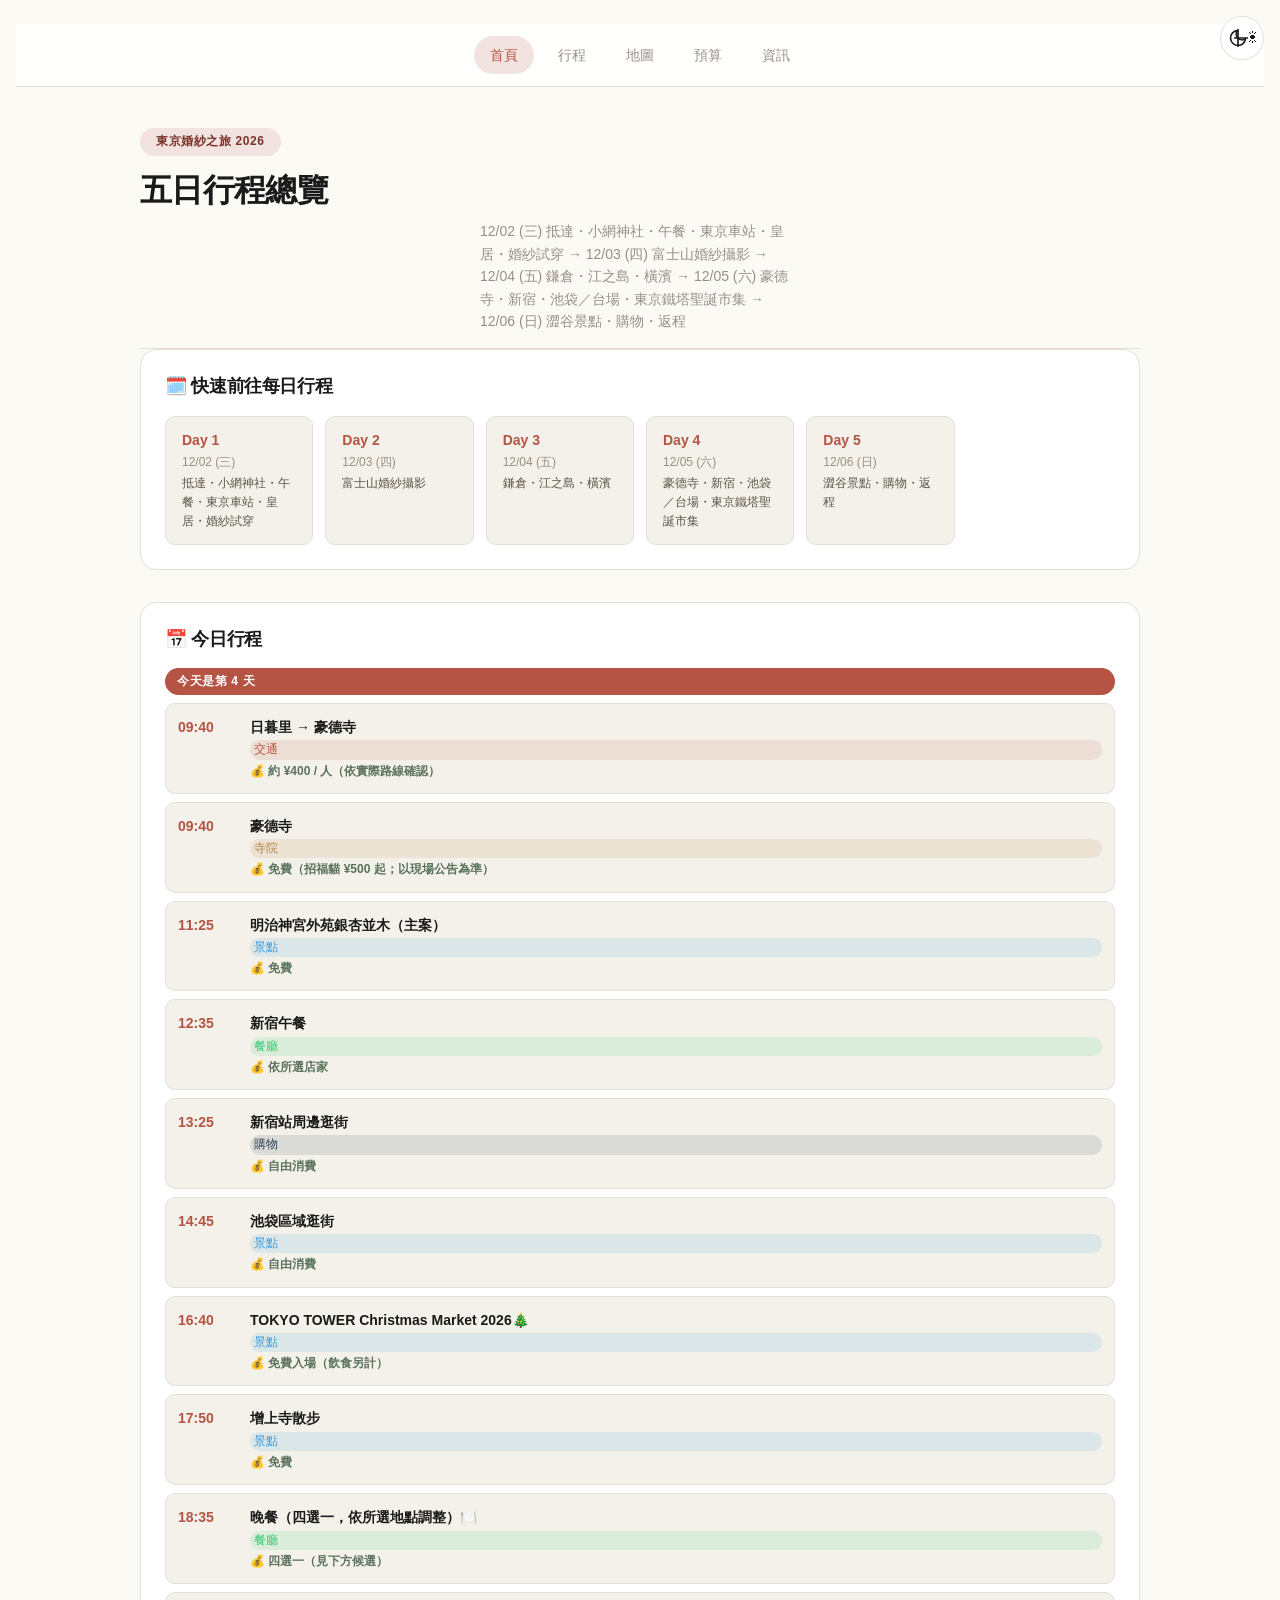
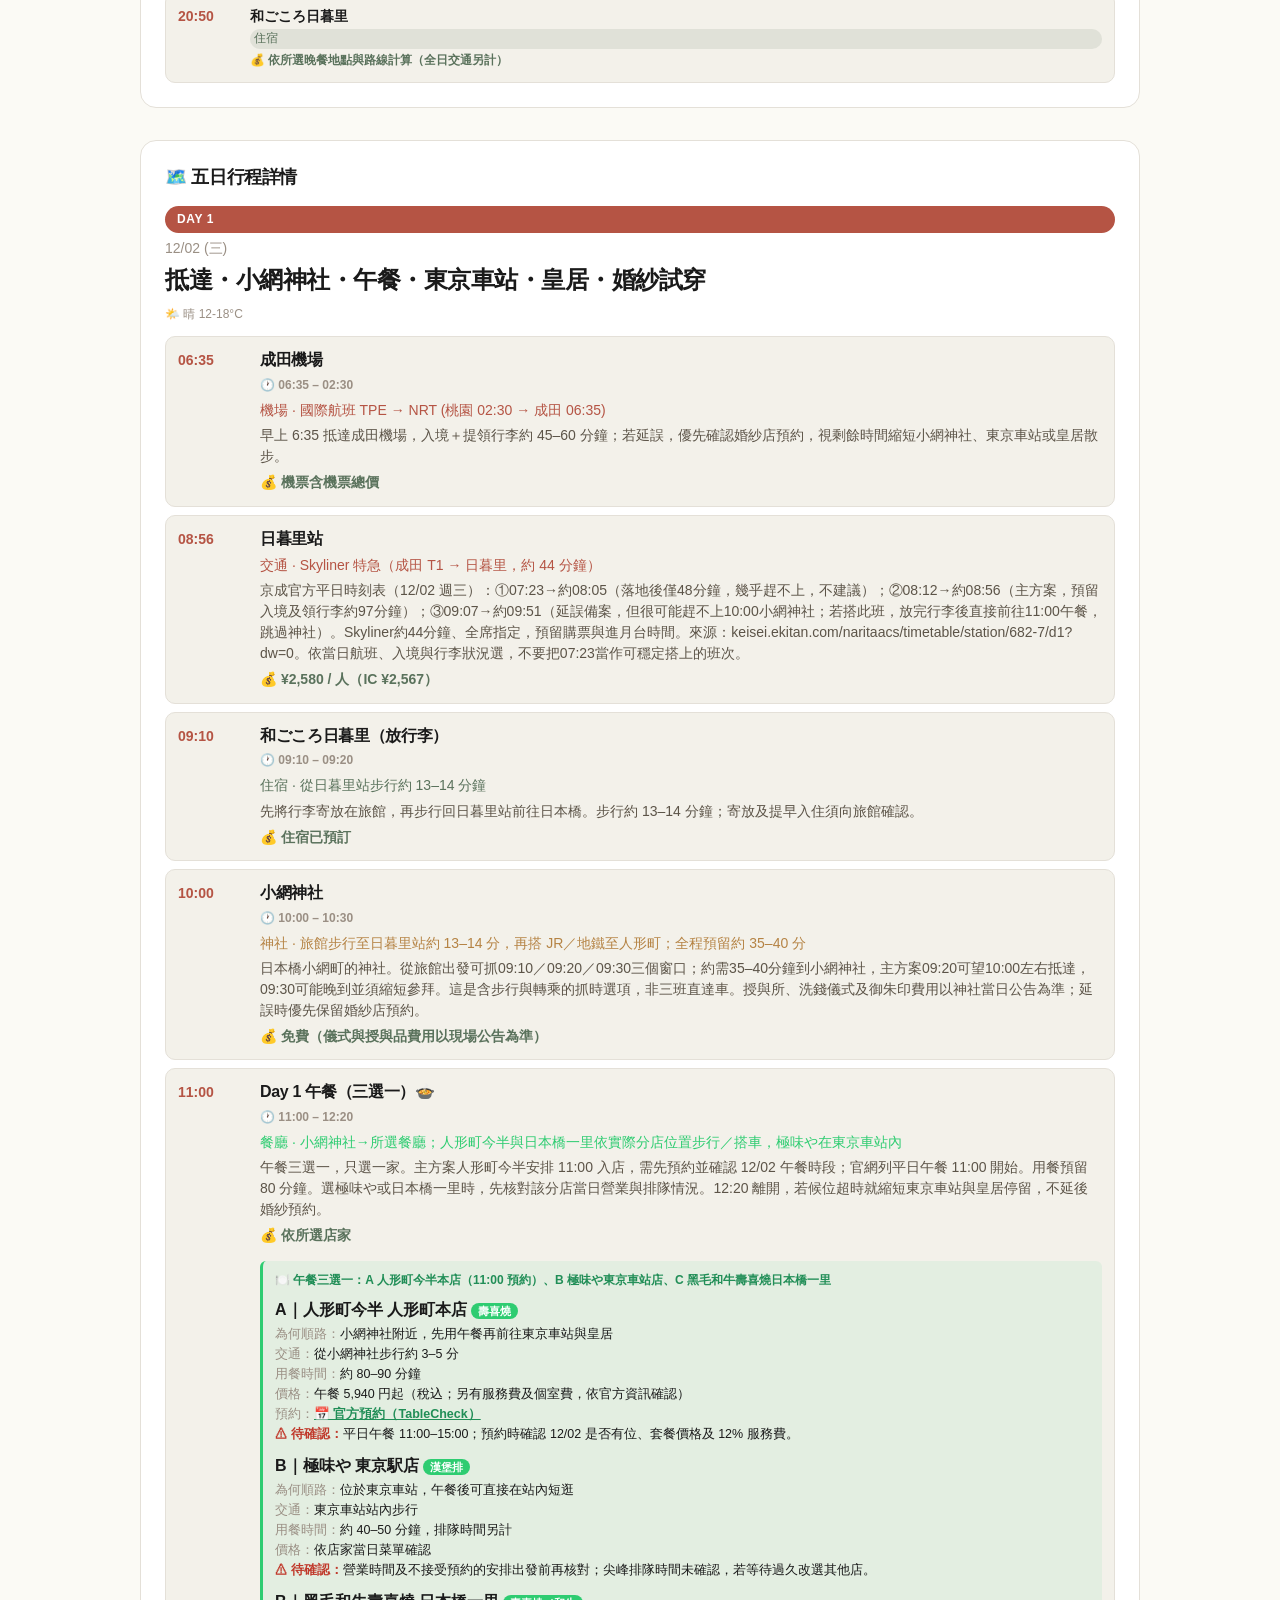
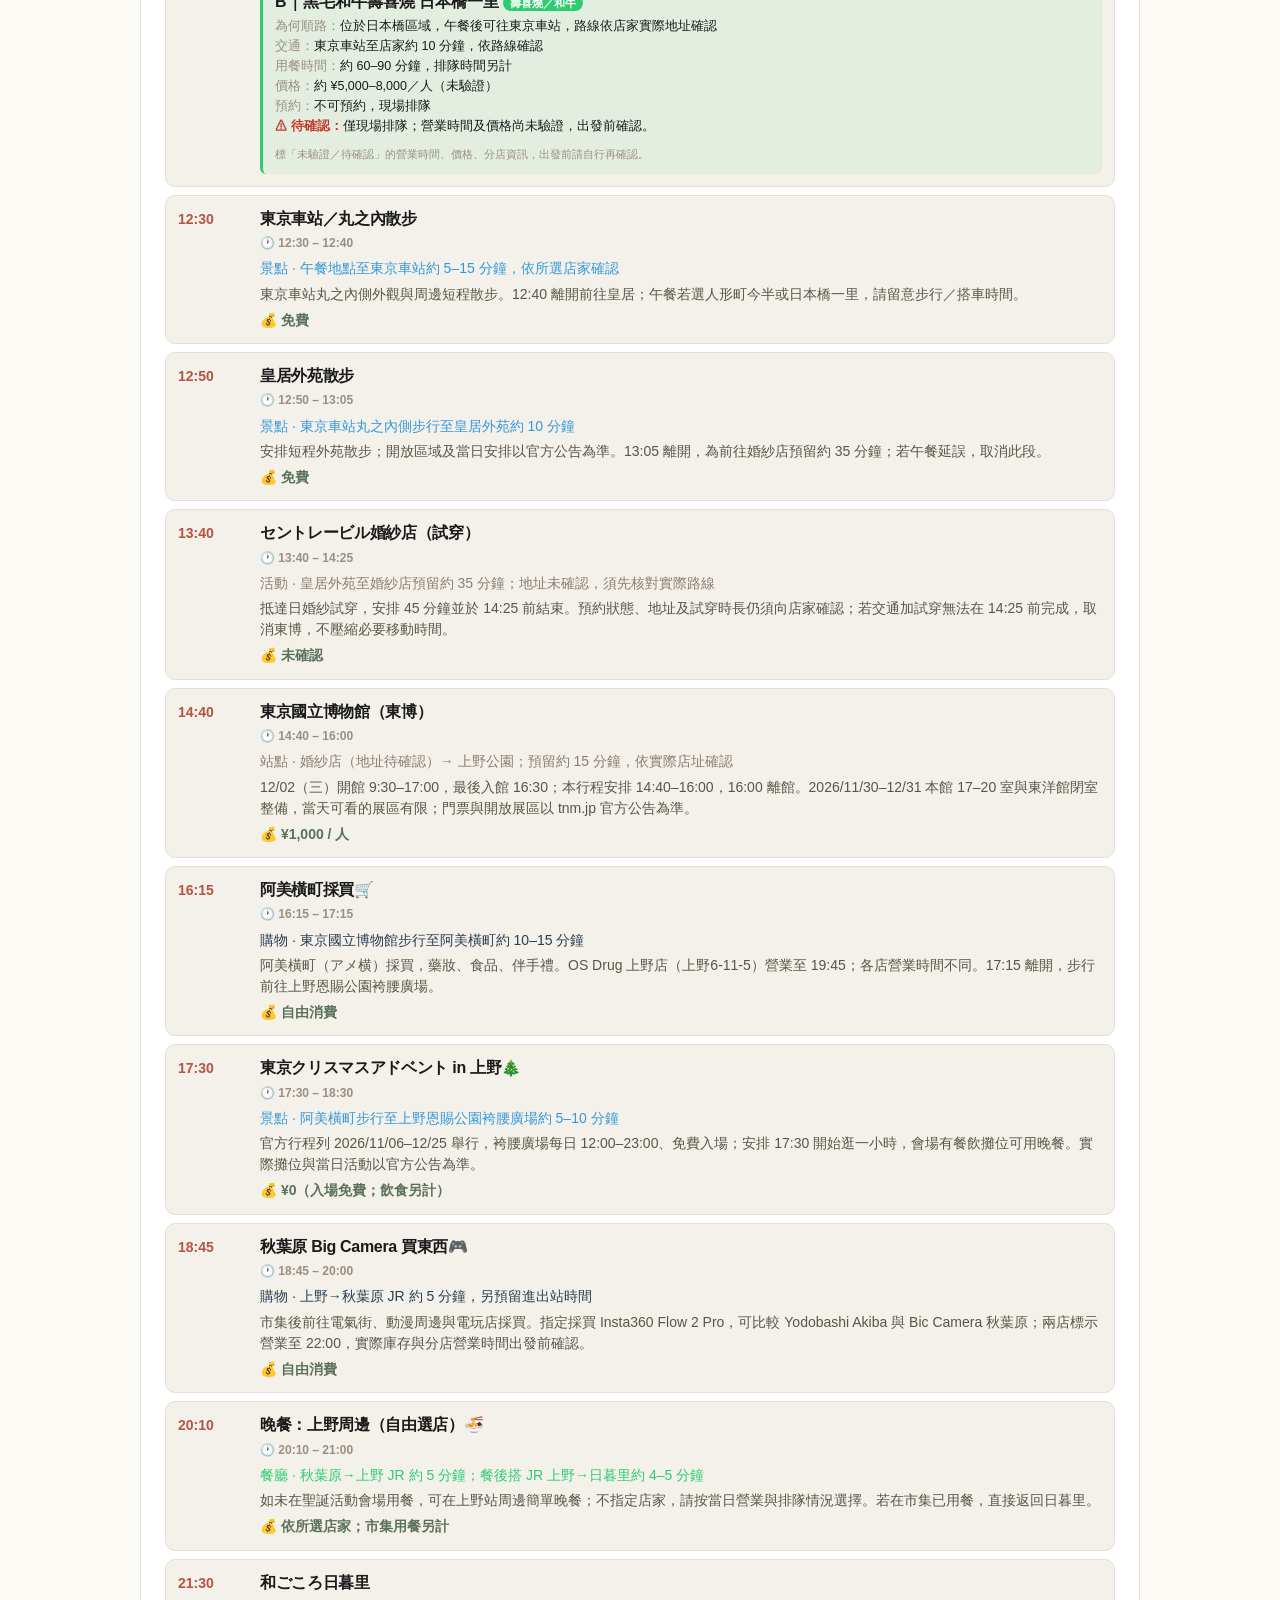
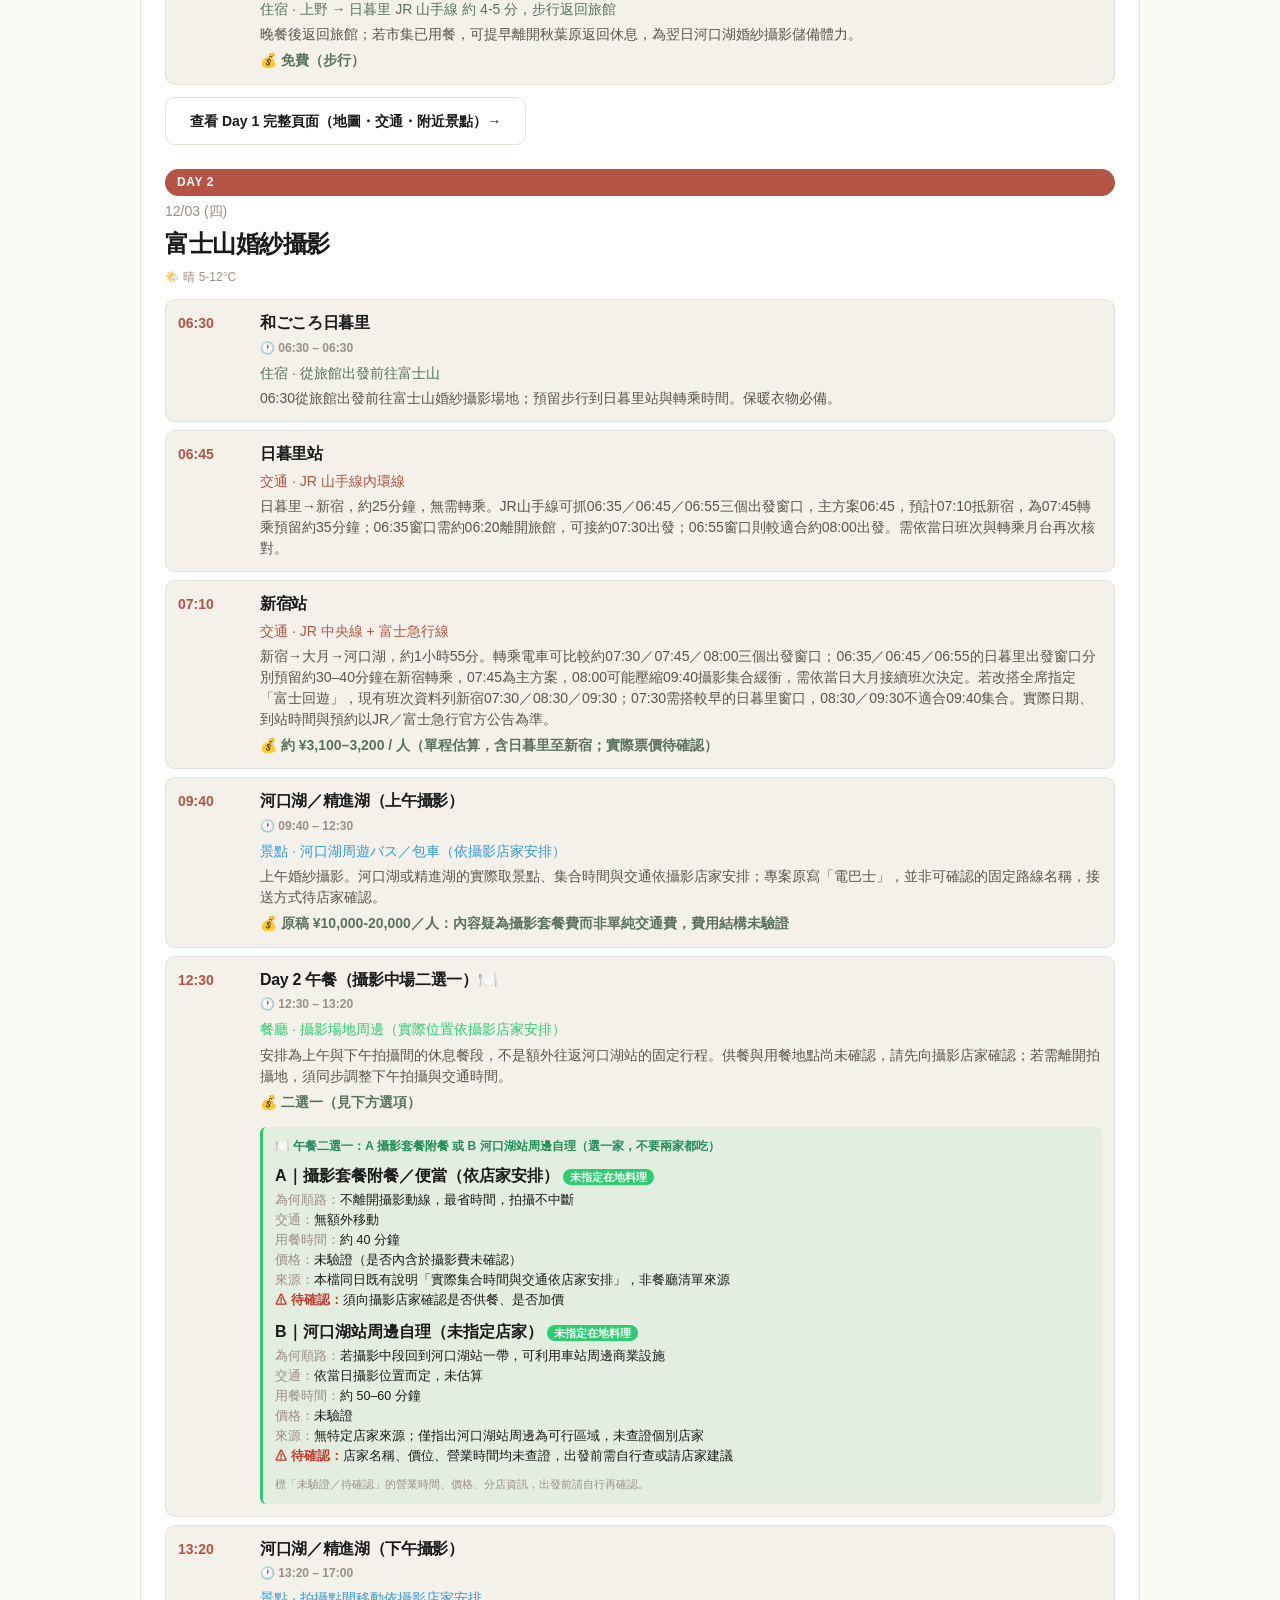
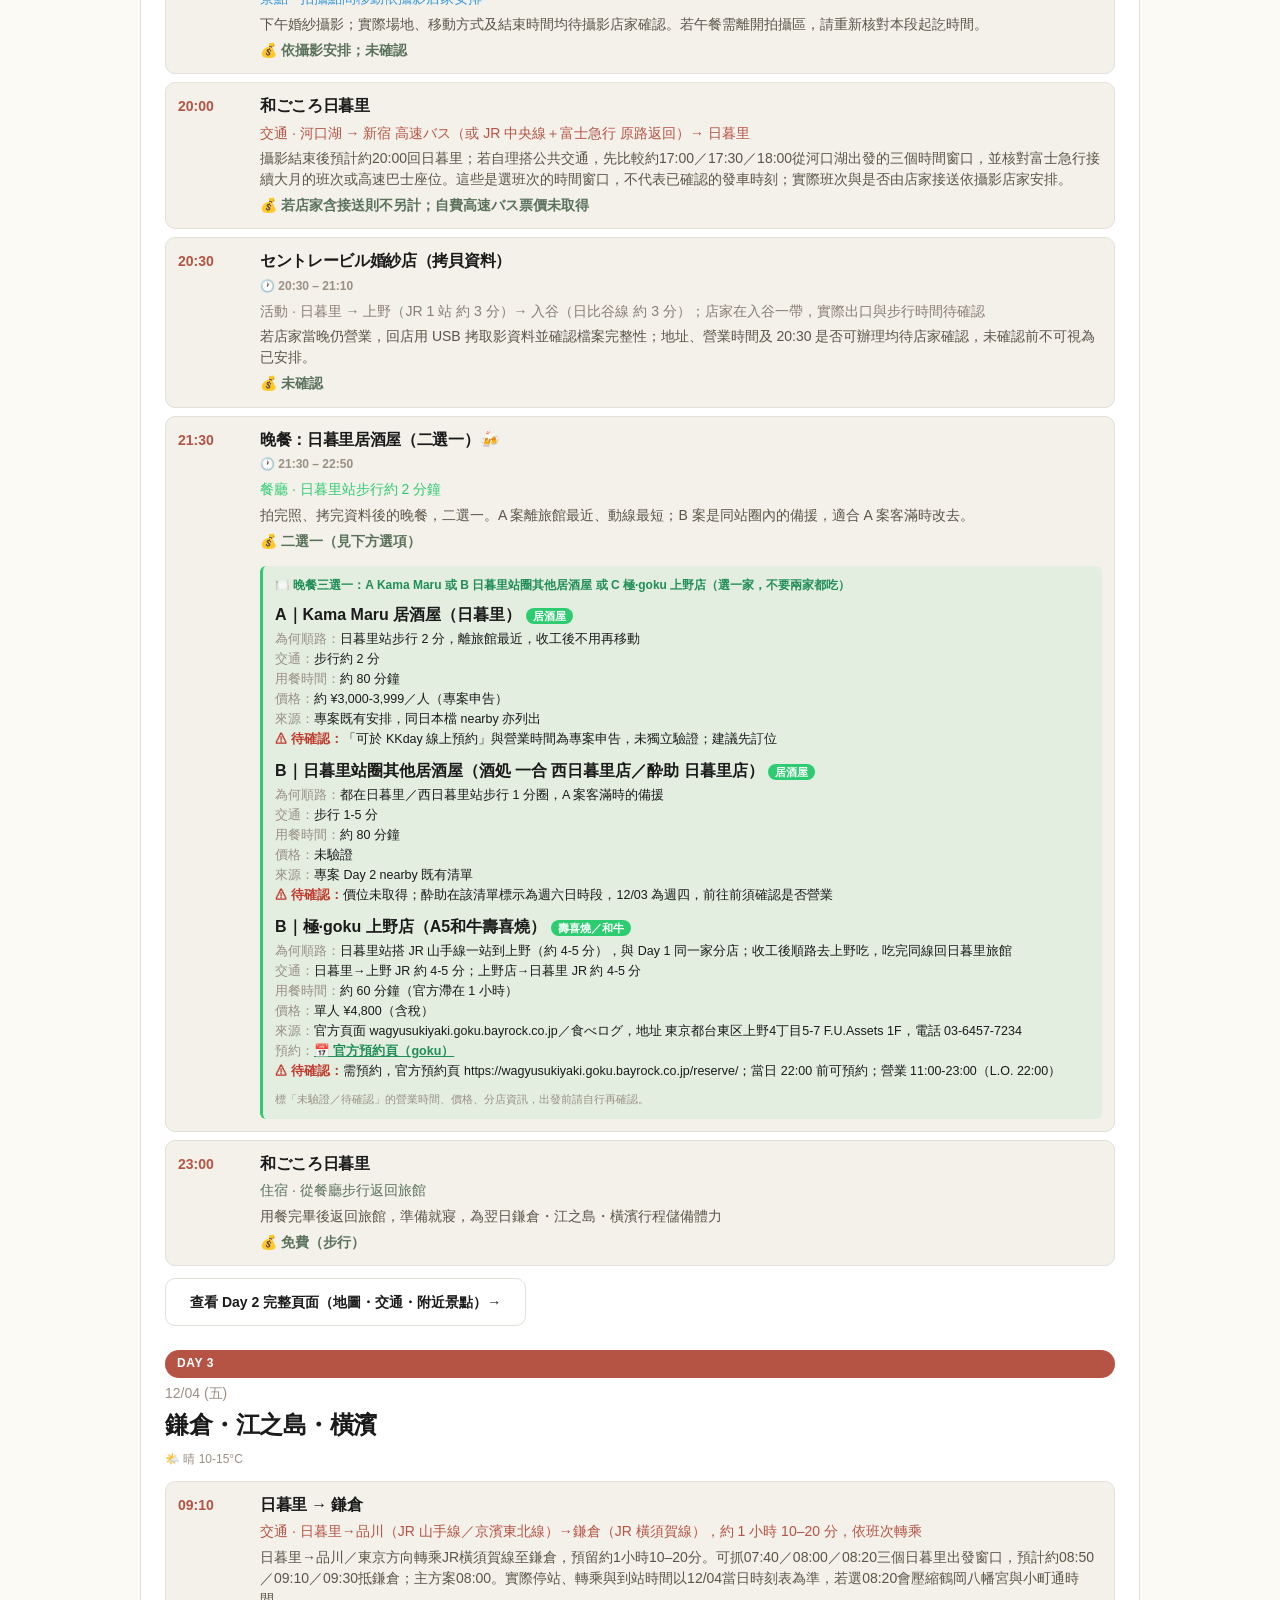
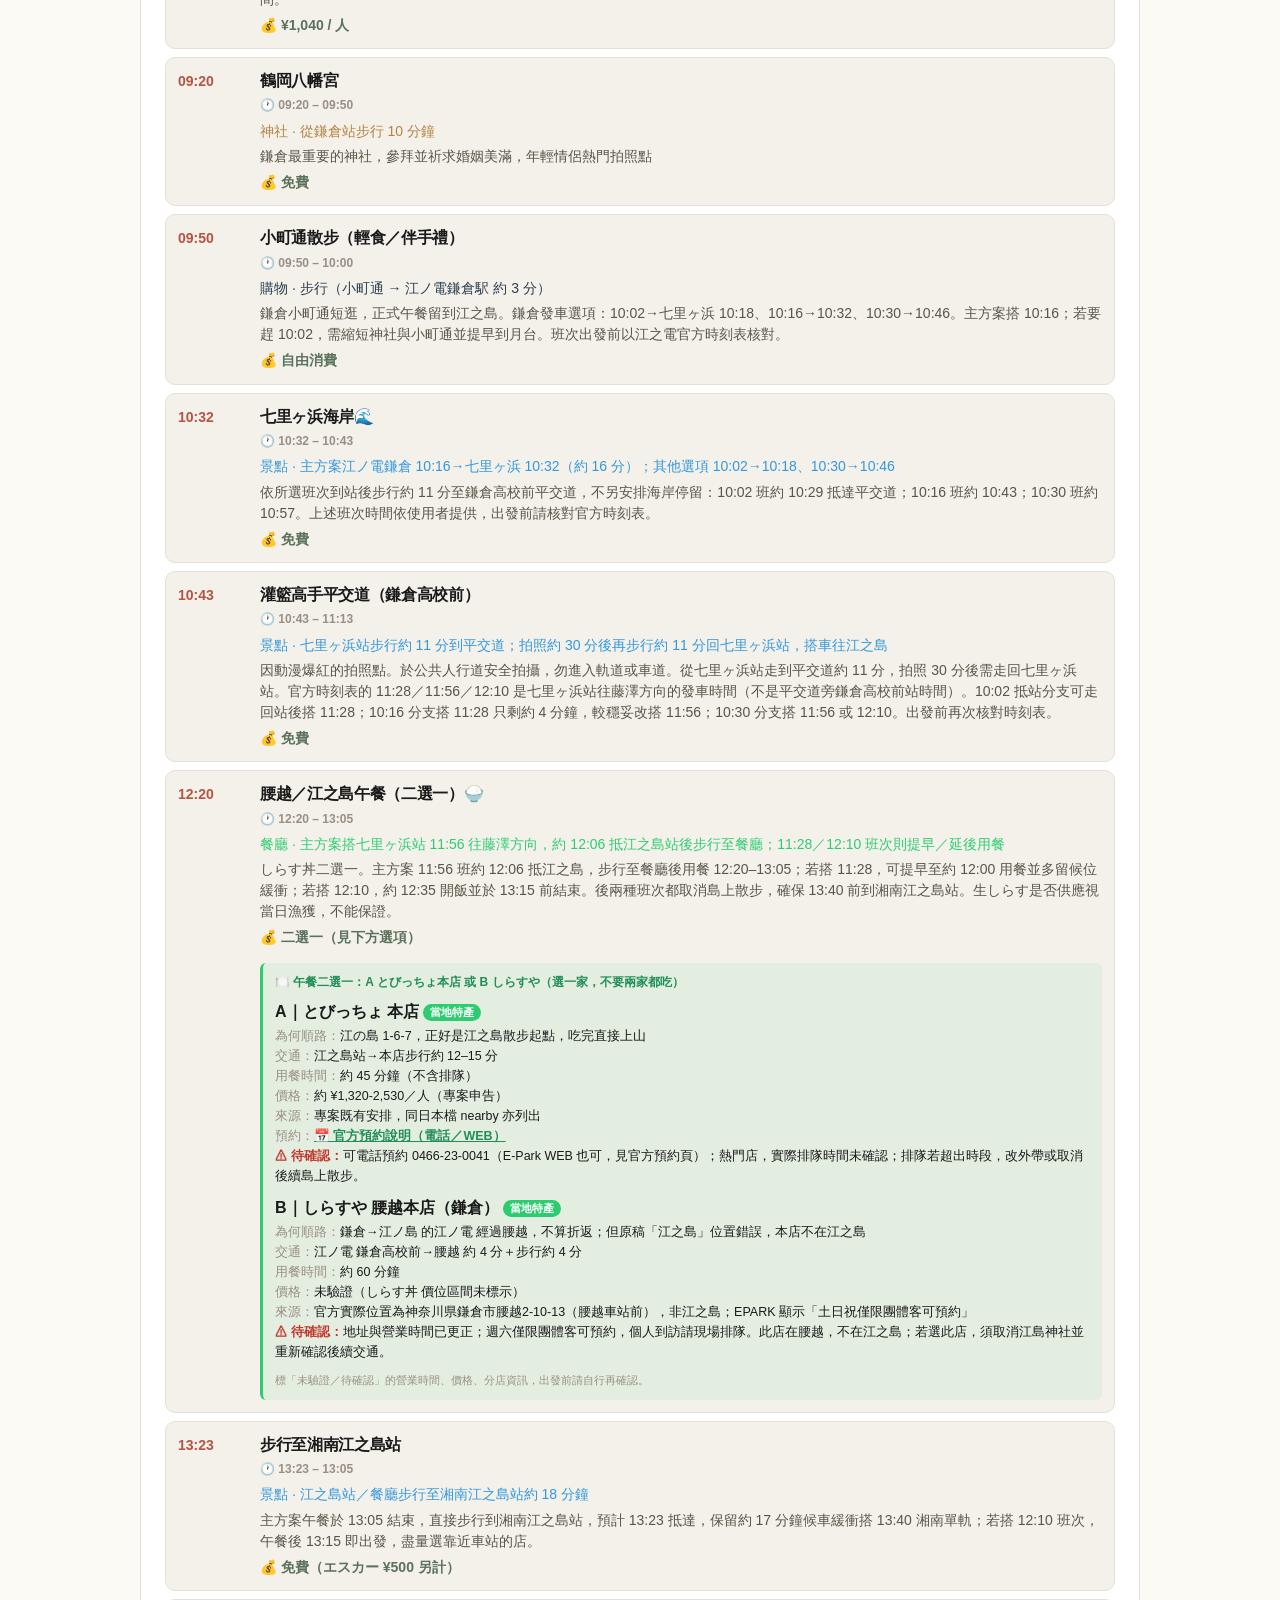
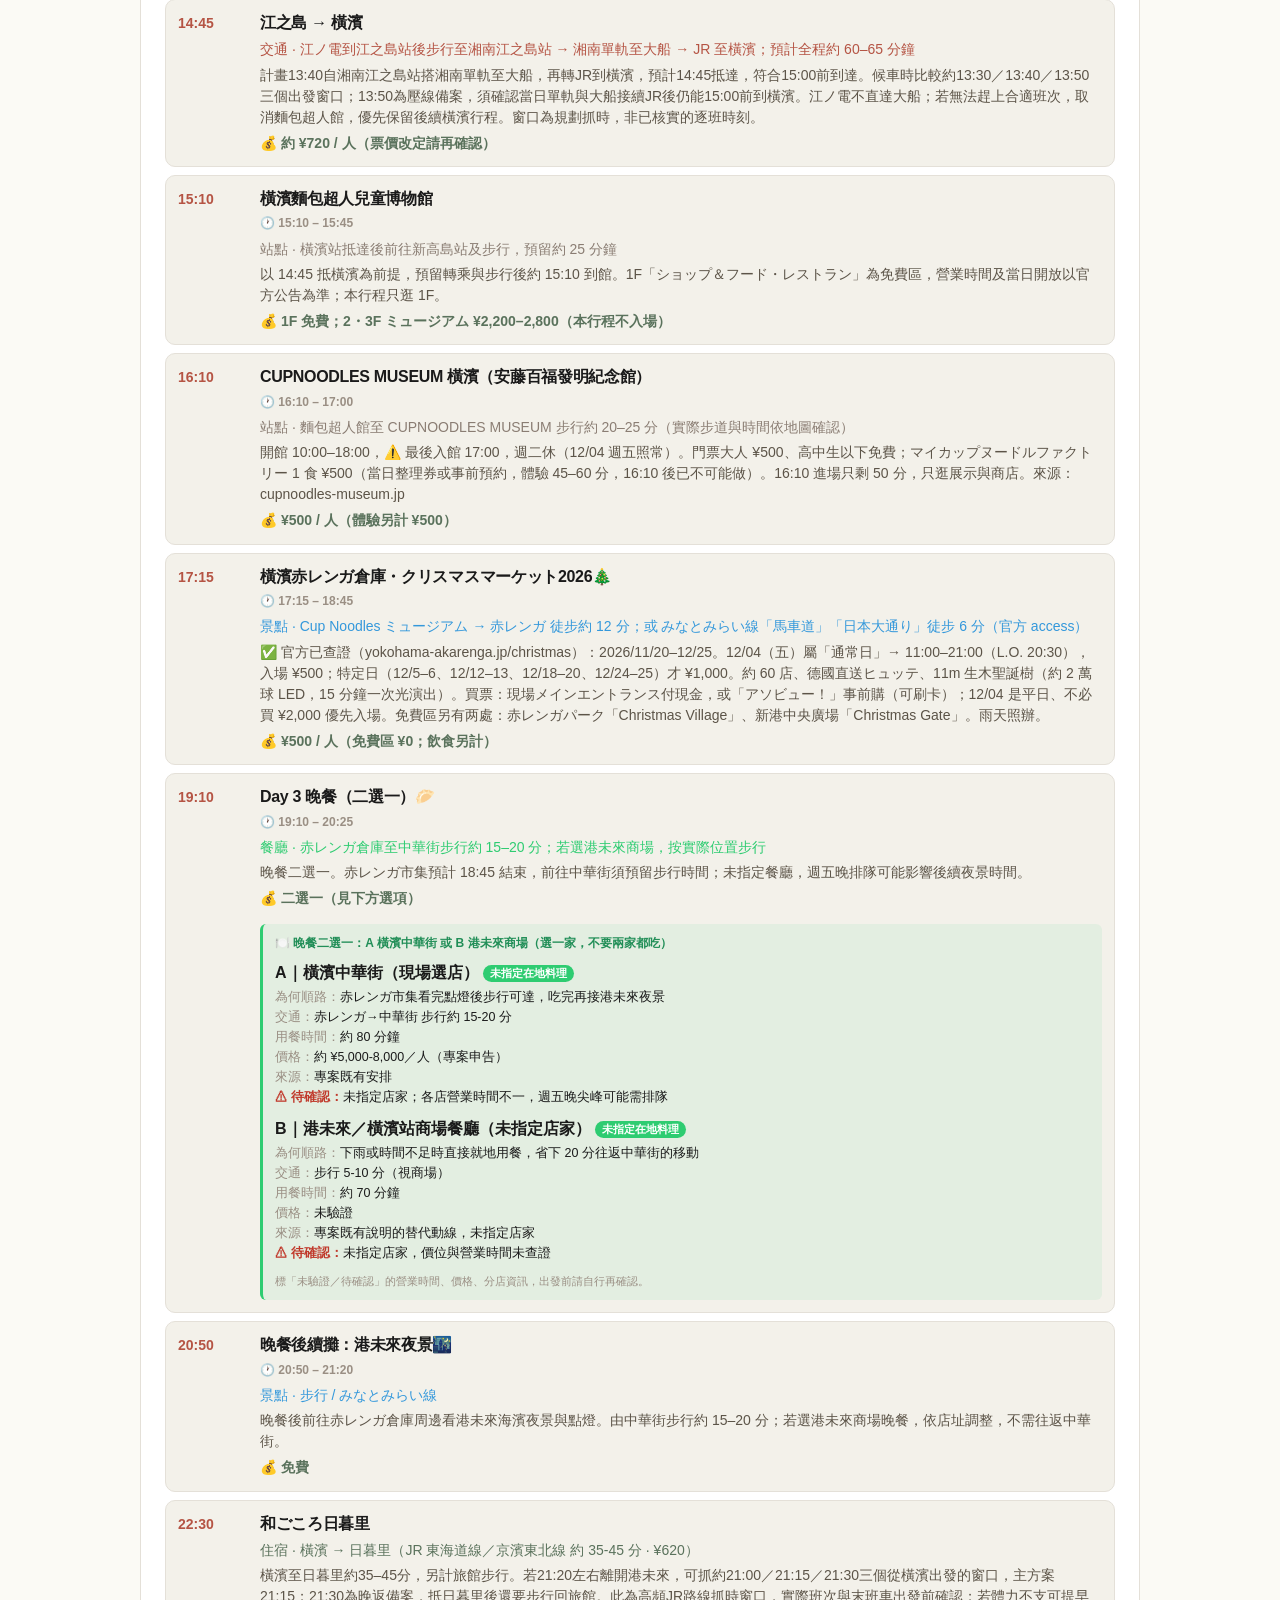
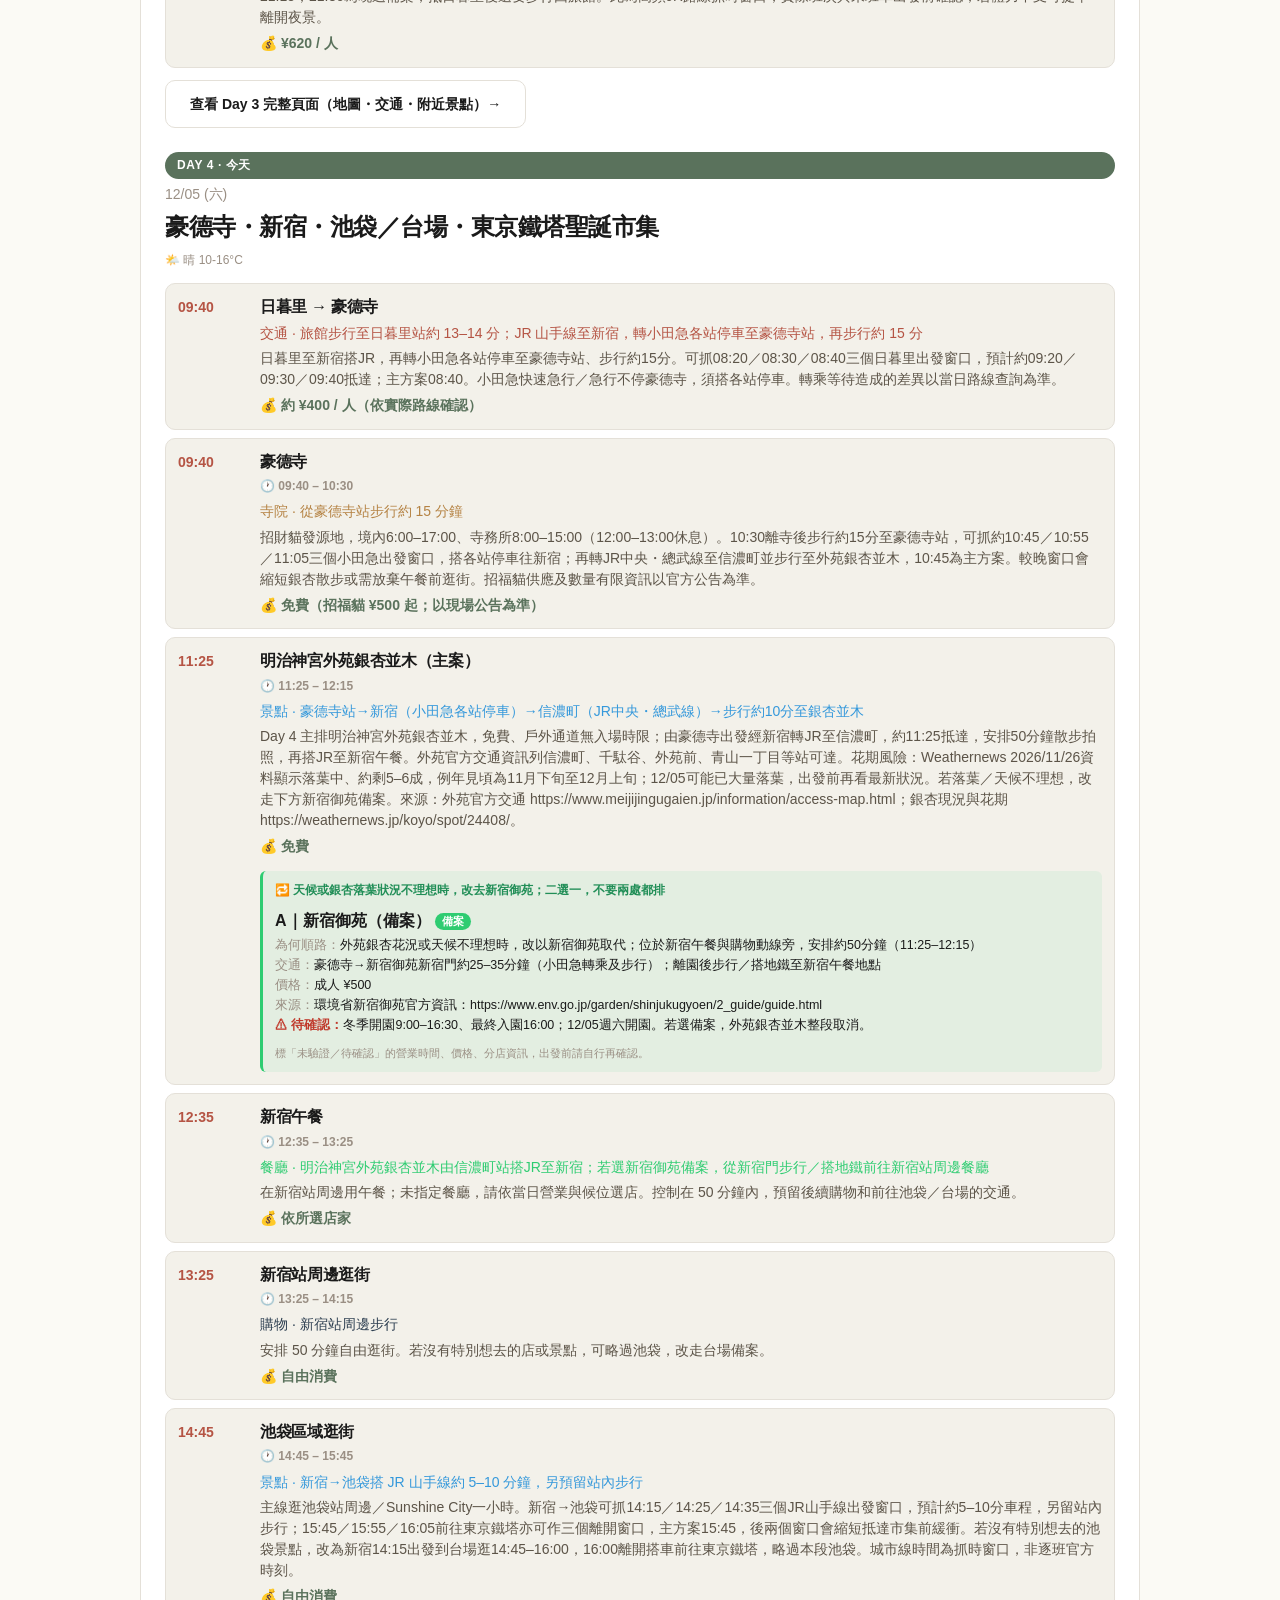
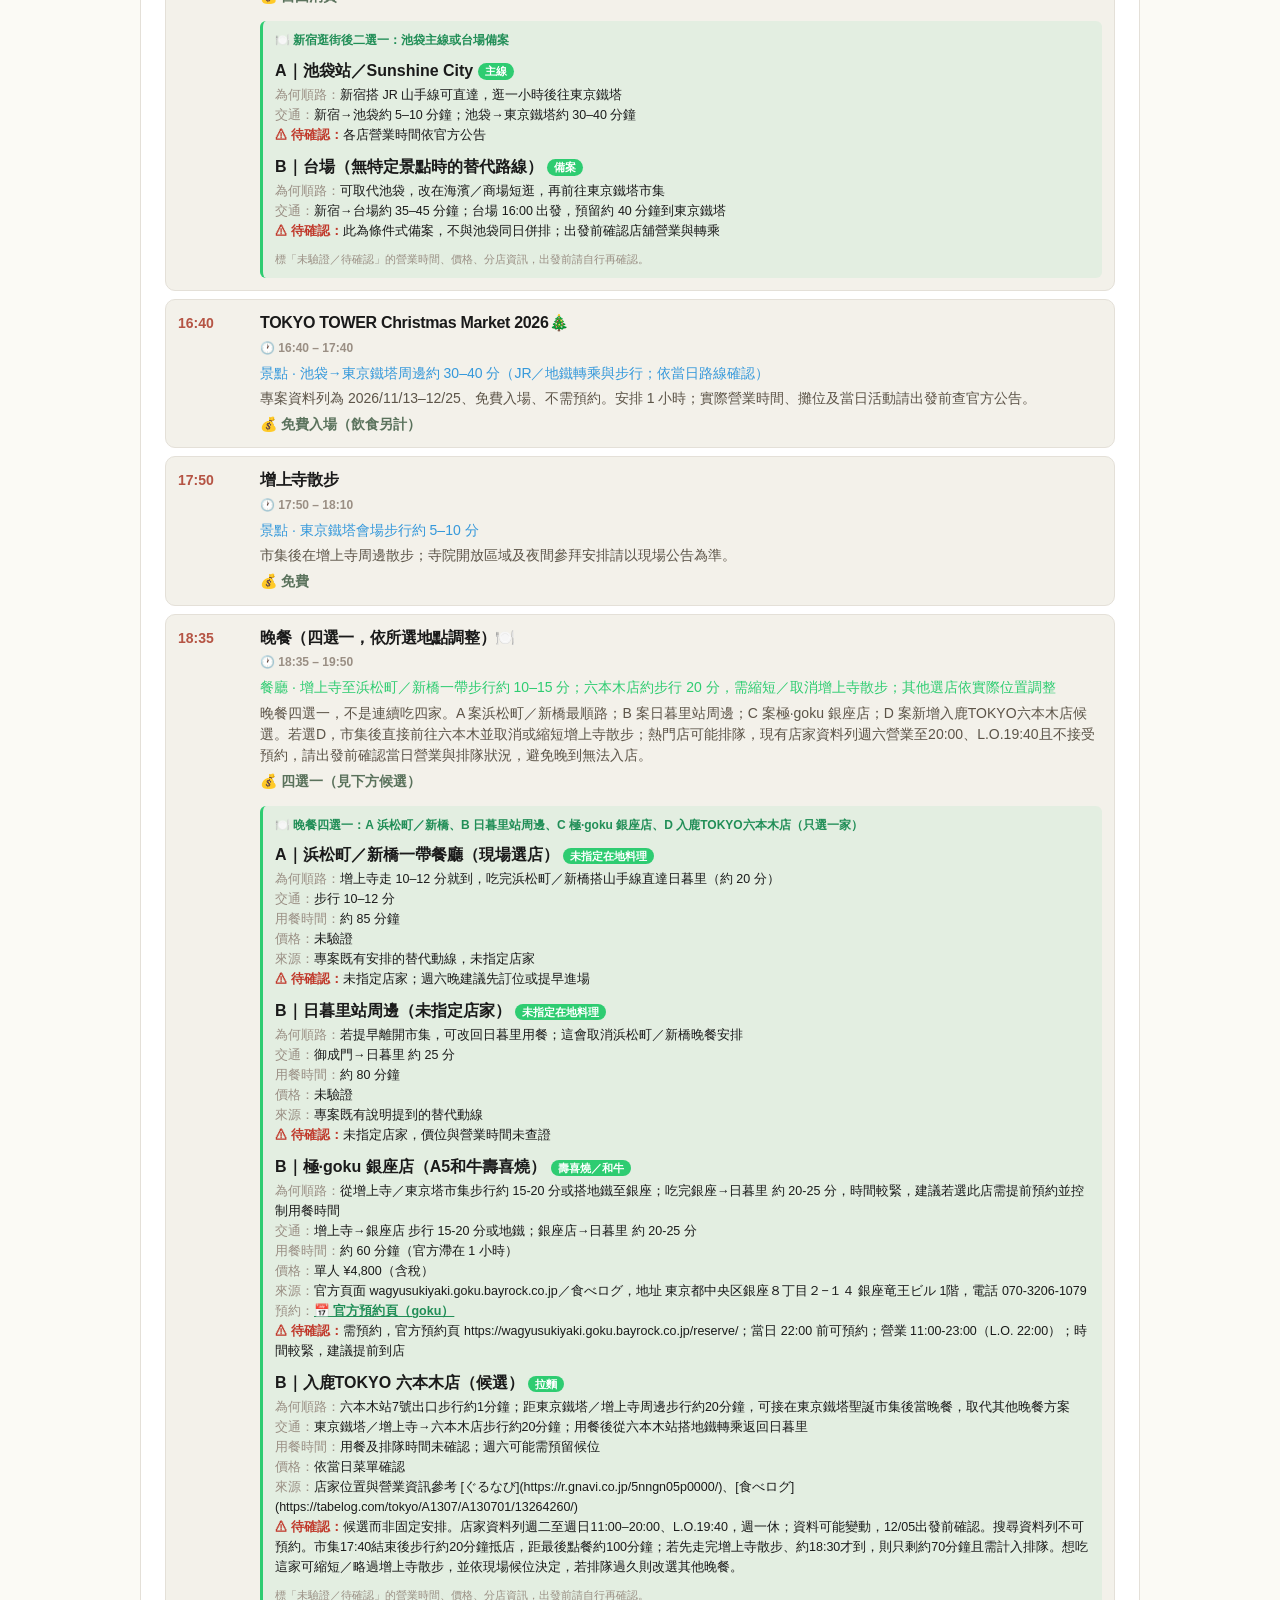
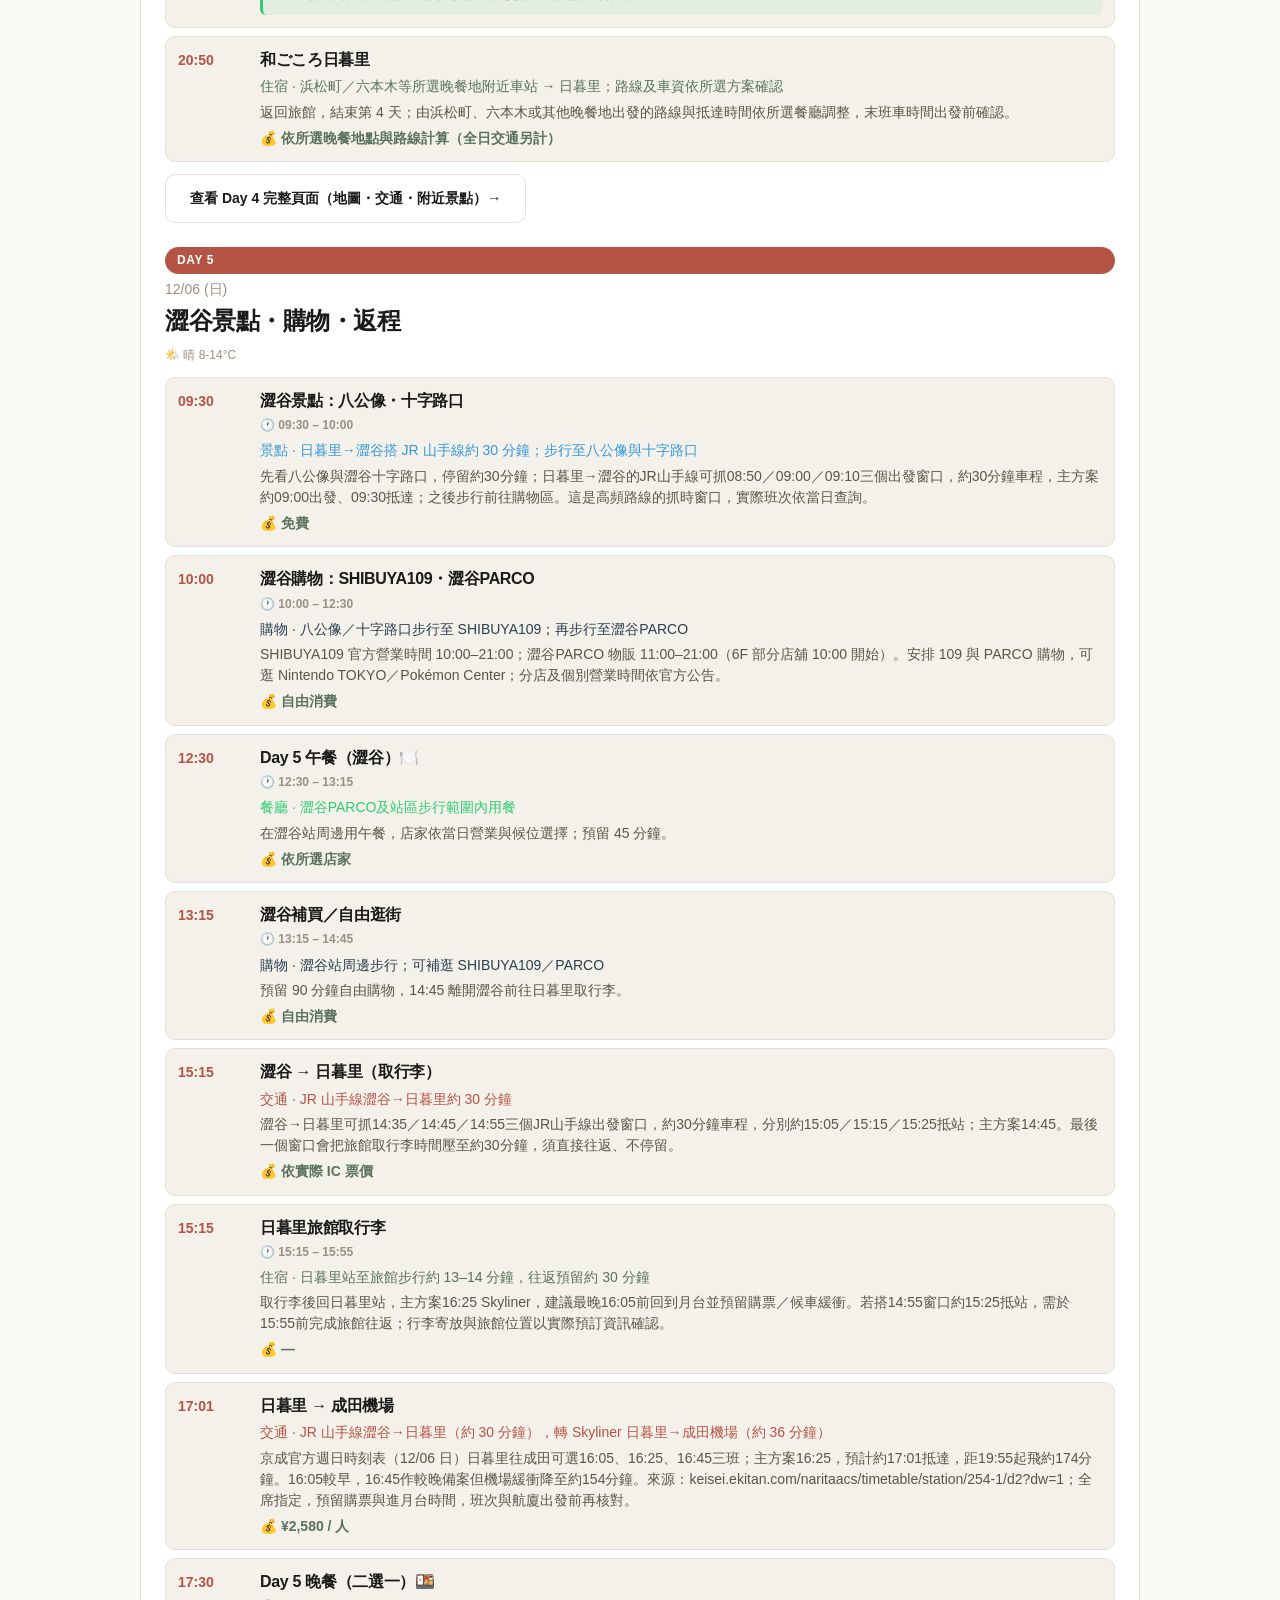
<file: index.html>
<!DOCTYPE html>
<html lang="zh-TW" class="no-js">
<head>
  <meta charset="UTF-8">
  <meta name="viewport" content="width=device-width, initial-scale=1.0, viewport-fit=cover">
  <title>東京婚紗之旅 2026 | 行程總覽</title>
  <link rel="stylesheet" href="style.css">
</head>
<body>

  <button class="theme-toggle" id="themeToggle" aria-label="切換亮/暗主題">
    <svg width="16" height="16" viewBox="0 0 24 24" fill="none" stroke="currentColor" stroke-width="2" stroke-linecap="round" stroke-linejoin="round">
      <path d="M21 12.79A9 9 0 1 1 11.21 3 7 7 0 0 0 21 12.79z"/>
      <path d="M12 2v20M8 12h16"/>
    </svg>
    <span class="sun">☀</span><span class="moon">🌙</span>
  </button>

  <div id="nav-root"></div>

  <main class="container" id="home-root"></main>

  <script src="data.js"></script>
  <script src="script.js"></script>
</body>
</html>
</file>
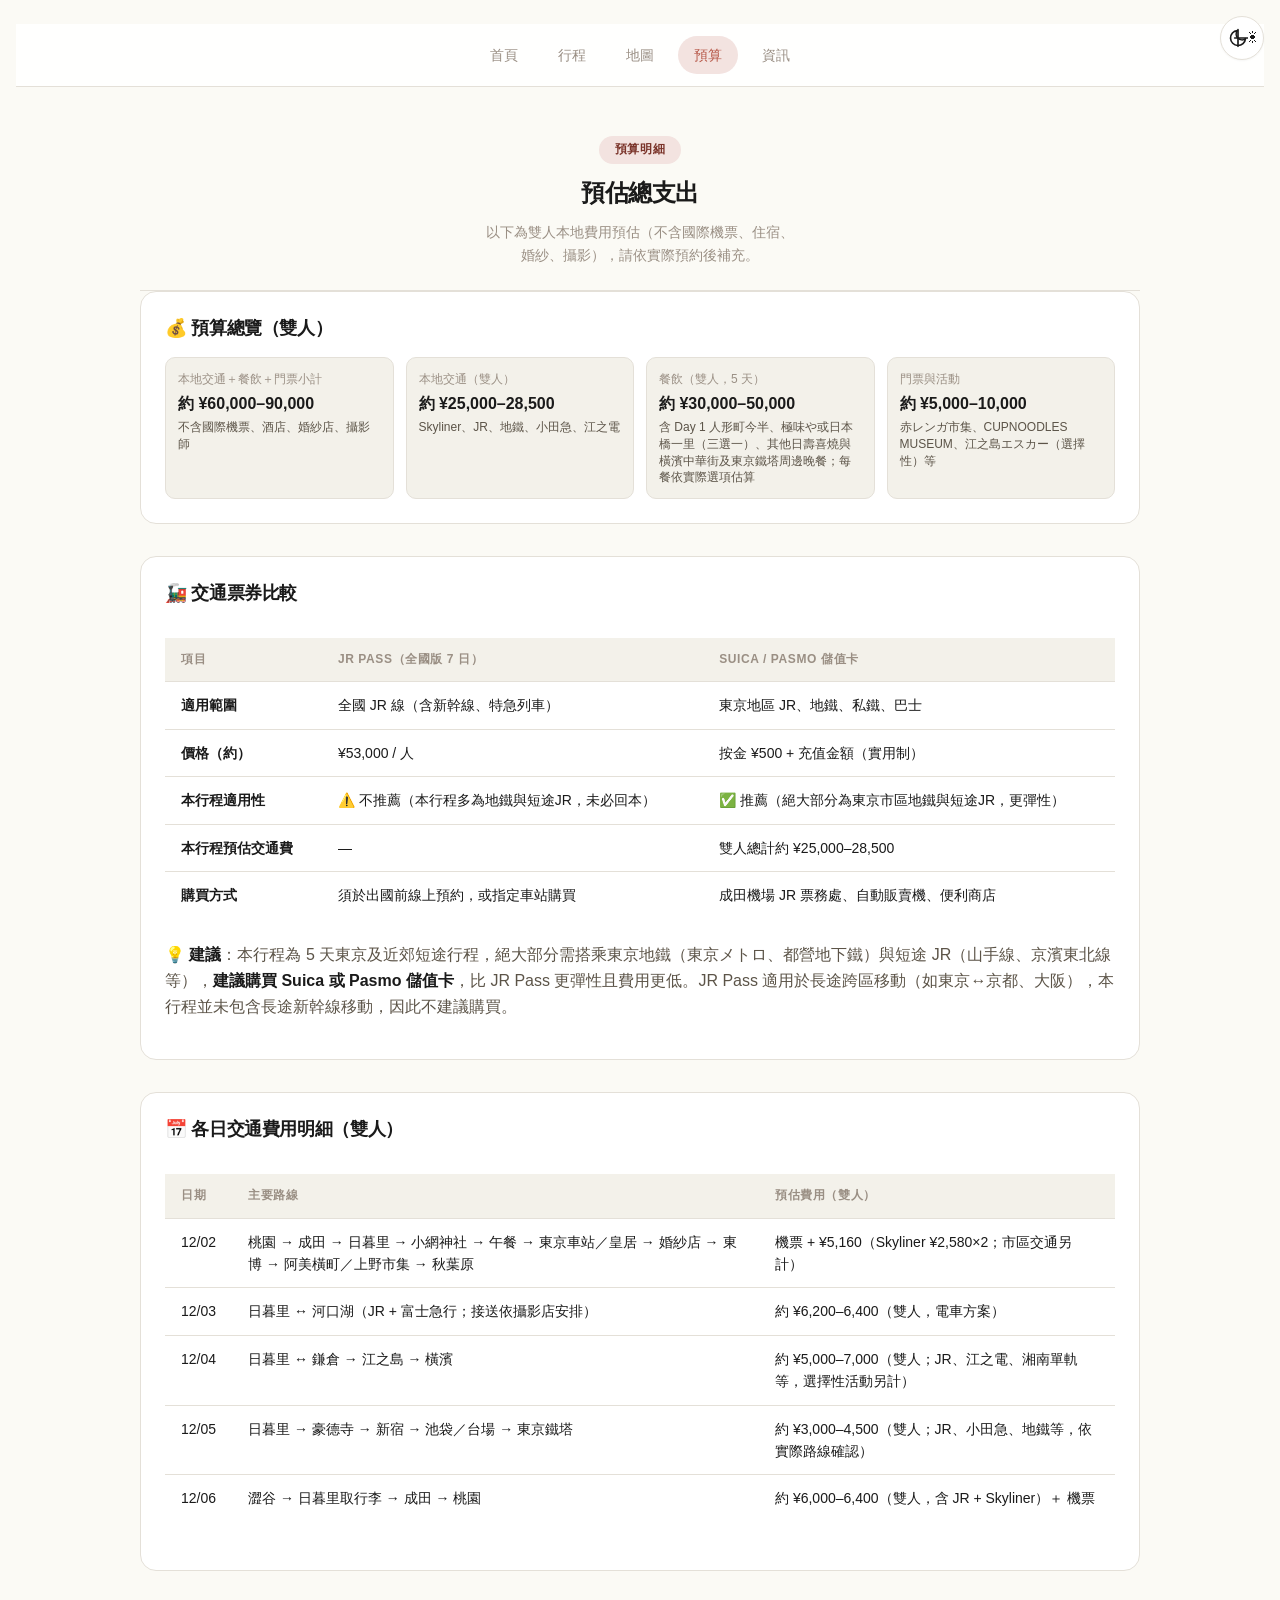
<file: budget.html>
<!DOCTYPE html>
<html lang="zh-TW" class="no-js">
<head>
  <meta charset="UTF-8">
  <meta name="viewport" content="width=device-width, initial-scale=1.0, viewport-fit=cover">
  <title>東京婚紗之旅 2026 | 預算明細</title>
  <link rel="stylesheet" href="style.css">
</head>
<body>

  <button class="theme-toggle" id="themeToggle" aria-label="切換亮/暗主題">
    <svg width="16" height="16" viewBox="0 0 24 24" fill="none" stroke="currentColor" stroke-width="2" stroke-linecap="round" stroke-linejoin="round">
      <path d="M21 12.79A9 9 0 1 1 11.21 3 7 7 0 0 0 21 12.79z"/>
      <path d="M12 2v20M8 12h16"/>
    </svg>
    <span class="sun">☀</span><span class="moon">🌙</span>
  </button>

  <div id="nav-root"></div>

  <div class="container">
    <header class="hero">
      <span class="tag">預算明細</span>
      <h1>預估總支出</h1>
      <p>以下為雙人本地費用預估（不含國際機票、住宿、婚紗、攝影），請依實際預約後補充。</p>
    </header>

    <!-- 總覽數字 -->
    <section class="card" aria-label="預算總覽">
      <h3>💰 預算總覽（雙人）</h3>
      <div class="budget-grid">
        <div class="budget-item highlight">
          <div class="budget-label">本地交通＋餐飲＋門票小計</div>
          <div class="budget-value">約 ¥60,000–90,000</div>
          <div class="budget-note">不含國際機票、酒店、婚紗店、攝影師</div>
        </div>
        <div class="budget-item">
          <div class="budget-label">本地交通（雙人）</div>
          <div class="budget-value">約 ¥25,000–28,500</div>
          <div class="budget-note">Skyliner、JR、地鐵、小田急、江之電</div>
        </div>
        <div class="budget-item">
          <div class="budget-label">餐飲（雙人，5 天）</div>
          <div class="budget-value">約 ¥30,000–50,000</div>
          <div class="budget-note">含 Day 1 人形町今半、極味や或日本橋一里（三選一）、其他日壽喜燒與橫濱中華街及東京鐵塔周邊晚餐；每餐依實際選項估算</div>
        </div>
        <div class="budget-item">
          <div class="budget-label">門票與活動</div>
          <div class="budget-value">約 ¥5,000–10,000</div>
          <div class="budget-note">赤レンガ市集、CUPNOODLES MUSEUM、江之島エスカー（選擇性）等</div>
        </div>
      </div>
    </section>

    <!-- 交通票券比較 -->
    <section class="card" aria-label="交通票券">
      <h3>🚂 交通票券比較</h3>
      <div class="table-wrap">
        <table class="schedule-table">
          <thead>
            <tr><th>項目</th><th>JR Pass（全國版 7 日）</th><th>Suica / Pasmo 儲值卡</th></tr>
          </thead>
          <tbody>
            <tr>
              <td><strong>適用範圍</strong></td>
              <td>全國 JR 線（含新幹線、特急列車）</td>
              <td>東京地區 JR、地鐵、私鐵、巴士</td>
            </tr>
            <tr>
              <td><strong>價格（約）</strong></td>
              <td>¥53,000 / 人</td>
              <td>按金 ¥500 + 充值金額（實用制）</td>
            </tr>
            <tr>
              <td><strong>本行程適用性</strong></td>
              <td>⚠️ 不推薦（本行程多為地鐵與短途JR，未必回本）</td>
              <td>✅ 推薦（絕大部分為東京市區地鐵與短途JR，更彈性）</td>
            </tr>
            <tr>
              <td><strong>本行程預估交通費</strong></td>
              <td>—</td>
              <td>雙人總計約 ¥25,000–28,500</td>
            </tr>
            <tr>
              <td><strong>購買方式</strong></td>
              <td>須於出國前線上預約，或指定車站購買</td>
              <td>成田機場 JR 票務處、自動販賣機、便利商店</td>
            </tr>
          </tbody>
        </table>
      </div>
      <p><strong>💡 建議</strong>：本行程為 5 天東京及近郊短途行程，絕大部分需搭乘東京地鐵（東京メトロ、都營地下鐵）與短途 JR（山手線、京濱東北線等），<strong>建議購買 Suica 或 Pasmo 儲值卡</strong>，比 JR Pass 更彈性且費用更低。JR Pass 適用於長途跨區移動（如東京↔京都、大阪），本行程並未包含長途新幹線移動，因此不建議購買。</p>
    </section>

    <!-- 各日交通費用明細 -->
    <section class="card" aria-label="各日交通費用">
      <h3>📅 各日交通費用明細（雙人）</h3>
      <div class="table-wrap">
        <table class="schedule-table">
          <thead>
            <tr><th>日期</th><th>主要路線</th><th>預估費用（雙人）</th></tr>
          </thead>
          <tbody>
            <tr><td>12/02</td><td>桃園 → 成田 → 日暮里 → 小網神社 → 午餐 → 東京車站／皇居 → 婚紗店 → 東博 → 阿美橫町／上野市集 → 秋葉原</td><td>機票 + ¥5,160（Skyliner ¥2,580×2；市區交通另計）</td></tr>
            <tr><td>12/03</td><td>日暮里 ↔ 河口湖（JR + 富士急行；接送依攝影店安排）</td><td>約 ¥6,200–6,400（雙人，電車方案）</td></tr>
            <tr><td>12/04</td><td>日暮里 ↔ 鎌倉 → 江之島 → 橫濱</td><td>約 ¥5,000–7,000（雙人；JR、江之電、湘南單軌等，選擇性活動另計）</td></tr>
            <tr><td>12/05</td><td>日暮里 → 豪德寺 → 新宿 → 池袋／台場 → 東京鐵塔</td><td>約 ¥3,000–4,500（雙人；JR、小田急、地鐵等，依實際路線確認）</td></tr>
            <tr><td>12/06</td><td>澀谷 → 日暮里取行李 → 成田 → 桃園</td><td>約 ¥6,000–6,400（雙人，含 JR + Skyliner）＋ 機票</td></tr>
          </tbody>
        </table>
      </div>
    </section>
  </div>

  <script src="data.js"></script>
  <script src="script.js"></script>
</body>
</html>
</file>
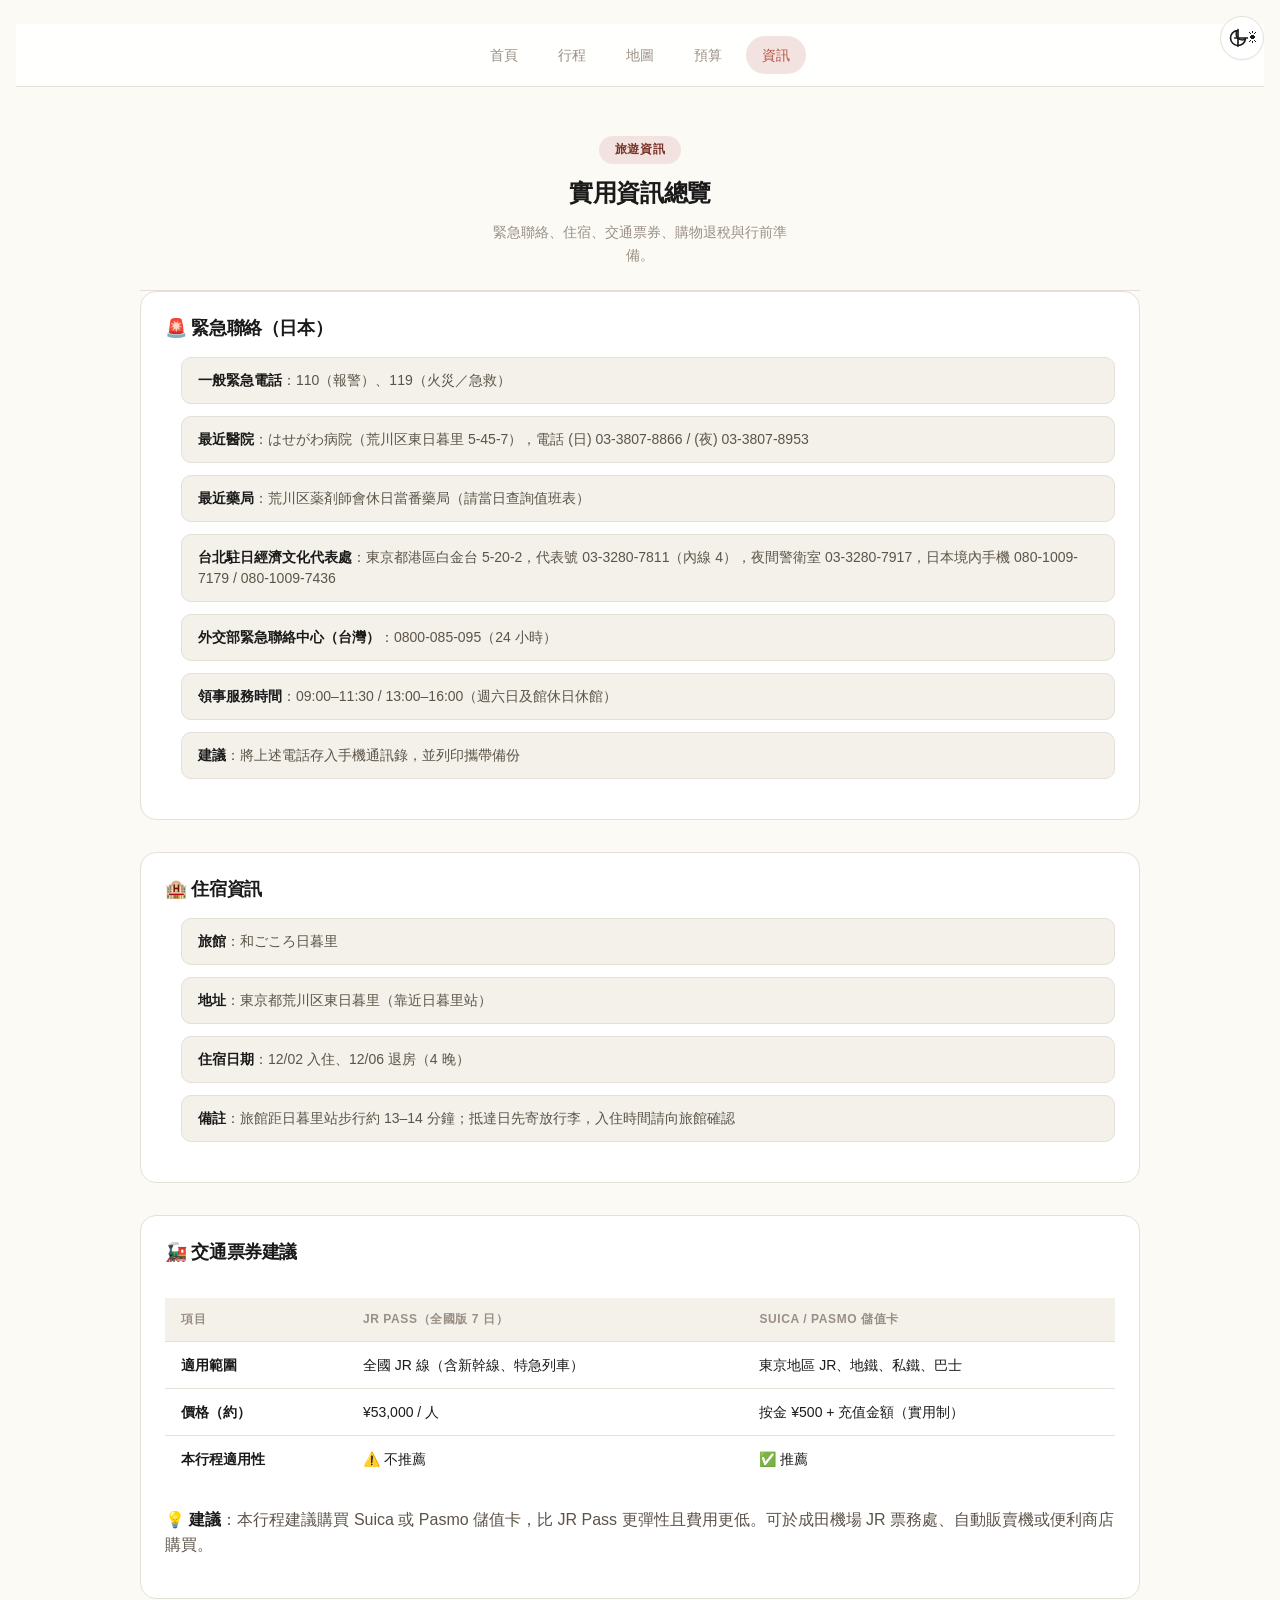
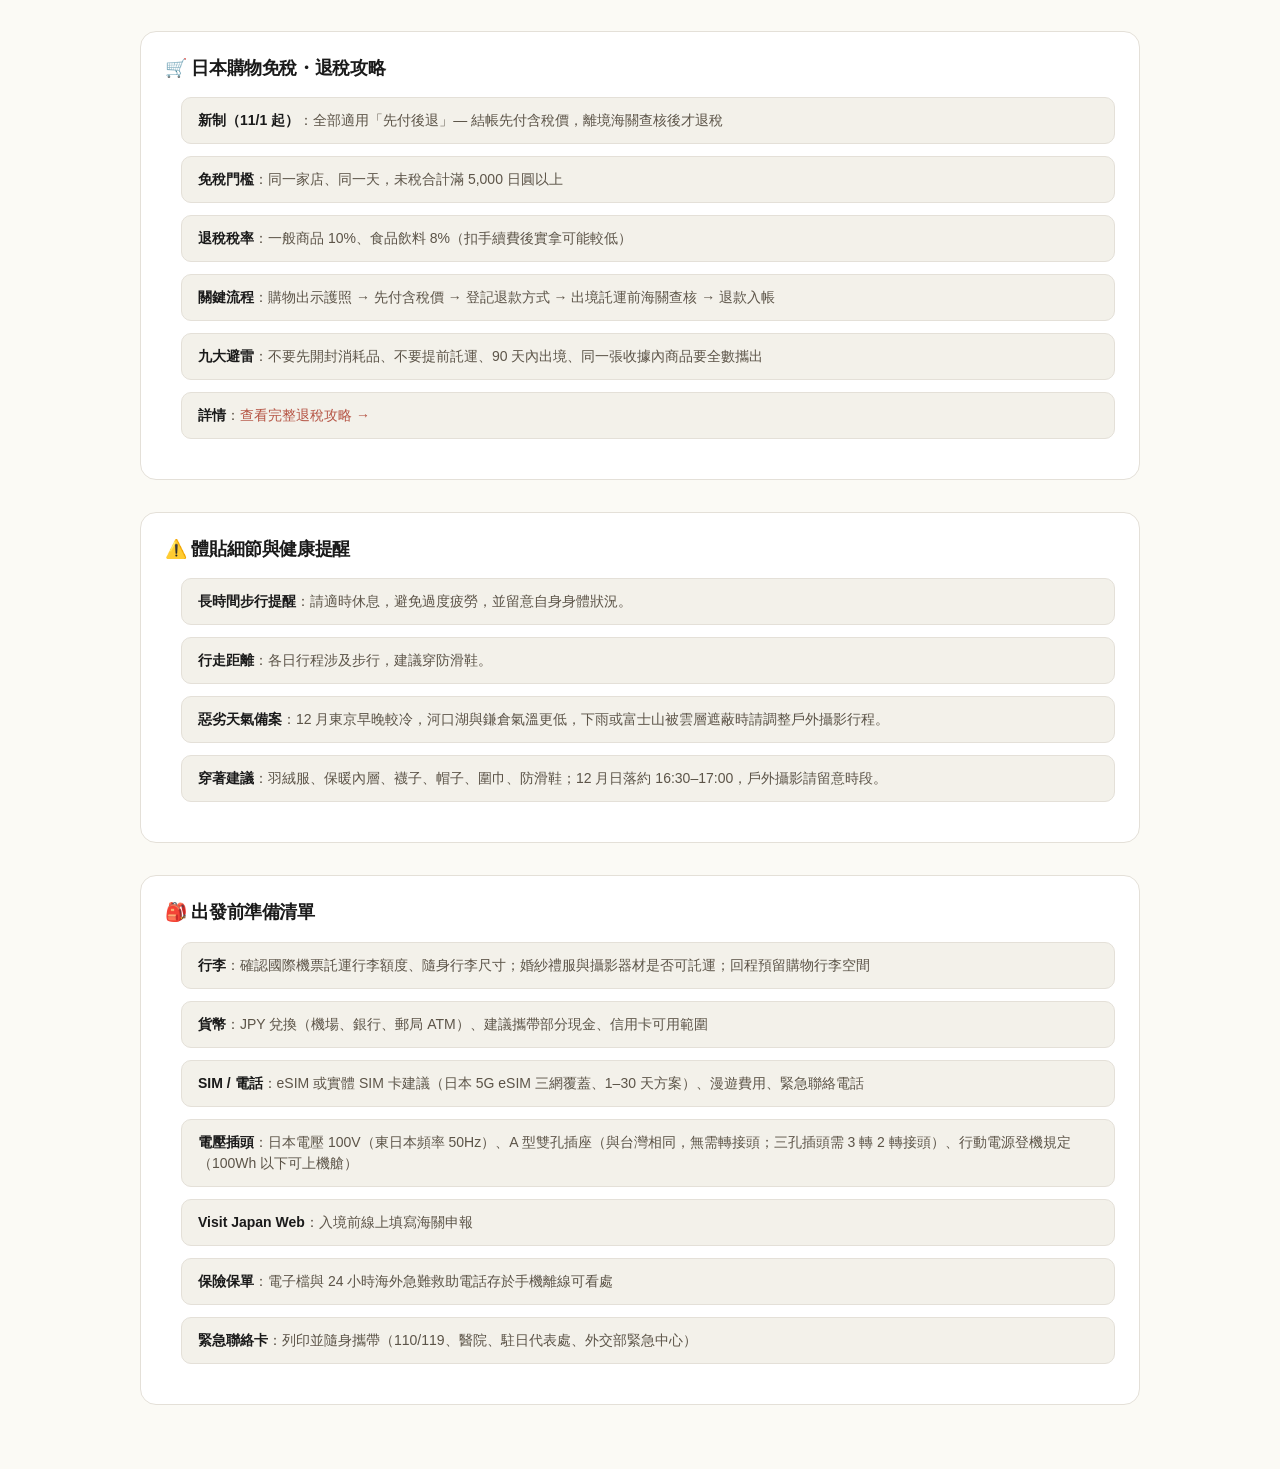
<file: info.html>
<!DOCTYPE html>
<html lang="zh-TW" class="no-js">
<head>
  <meta charset="UTF-8">
  <meta name="viewport" content="width=device-width, initial-scale=1.0, viewport-fit=cover">
  <title>東京婚紗之旅 2026 | 旅遊資訊</title>
  <link rel="stylesheet" href="style.css">
</head>
<body>

  <button class="theme-toggle" id="themeToggle" aria-label="切換亮/暗主題">
    <svg width="16" height="16" viewBox="0 0 24 24" fill="none" stroke="currentColor" stroke-width="2" stroke-linecap="round" stroke-linejoin="round">
      <path d="M21 12.79A9 9 0 1 1 11.21 3 7 7 0 0 0 21 12.79z"/>
      <path d="M12 2v20M8 12h16"/>
    </svg>
    <span class="sun">☀</span><span class="moon">🌙</span>
  </button>

  <div id="nav-root"></div>

  <div class="container">
    <header class="hero">
      <span class="tag">旅遊資訊</span>
      <h1>實用資訊總覽</h1>
      <p>緊急聯絡、住宿、交通票券、購物退稅與行前準備。</p>
    </header>

    <!-- 緊急聯絡 -->
    <section class="card" aria-label="緊急聯絡">
      <h3>🚨 緊急聯絡（日本）</h3>
      <ul class="nearby-list">
        <li><strong>一般緊急電話</strong>：110（報警）、119（火災／急救）</li>
        <li><strong>最近醫院</strong>：はせがわ病院（荒川区東日暮里 5-45-7），電話 (日) 03-3807-8866 / (夜) 03-3807-8953</li>
        <li><strong>最近藥局</strong>：荒川区薬剤師會休日當番藥局（請當日查詢值班表）</li>
        <li><strong>台北駐日經濟文化代表處</strong>：東京都港區白金台 5-20-2，代表號 03-3280-7811（內線 4），夜間警衛室 03-3280-7917，日本境內手機 080-1009-7179 / 080-1009-7436</li>
        <li><strong>外交部緊急聯絡中心（台灣）</strong>：0800-085-095（24 小時）</li>
        <li><strong>領事服務時間</strong>：09:00–11:30 / 13:00–16:00（週六日及館休日休館）</li>
        <li><strong>建議</strong>：將上述電話存入手機通訊錄，並列印攜帶備份</li>
      </ul>
    </section>

    <!-- 住宿 -->
    <section class="card" aria-label="住宿">
      <h3>🏨 住宿資訊</h3>
      <ul class="nearby-list">
        <li><strong>旅館</strong>：和ごころ日暮里</li>
        <li><strong>地址</strong>：東京都荒川区東日暮里（靠近日暮里站）</li>
        <li><strong>住宿日期</strong>：12/02 入住、12/06 退房（4 晚）</li>
        <li><strong>備註</strong>：旅館距日暮里站步行約 13–14 分鐘；抵達日先寄放行李，入住時間請向旅館確認</li>
      </ul>
    </section>

    <!-- 交通票券 -->
    <section class="card" aria-label="交通票券">
      <h3>🚂 交通票券建議</h3>
      <div class="table-wrap">
        <table class="schedule-table">
          <thead>
            <tr><th>項目</th><th>JR Pass（全國版 7 日）</th><th>Suica / Pasmo 儲值卡</th></tr>
          </thead>
          <tbody>
            <tr>
              <td><strong>適用範圍</strong></td>
              <td>全國 JR 線（含新幹線、特急列車）</td>
              <td>東京地區 JR、地鐵、私鐵、巴士</td>
            </tr>
            <tr>
              <td><strong>價格（約）</strong></td>
              <td>¥53,000 / 人</td>
              <td>按金 ¥500 + 充值金額（實用制）</td>
            </tr>
            <tr>
              <td><strong>本行程適用性</strong></td>
              <td>⚠️ 不推薦</td>
              <td>✅ 推薦</td>
            </tr>
          </tbody>
        </table>
      </div>
      <p><strong>💡 建議</strong>：本行程建議購買 Suica 或 Pasmo 儲值卡，比 JR Pass 更彈性且費用更低。可於成田機場 JR 票務處、自動販賣機或便利商店購買。</p>
    </section>

    <!-- 購物與退稅 -->
    <section class="card" aria-label="購物退稅">
      <h3>🛒 日本購物免稅・退稅攻略</h3>
      <ul class="nearby-list">
        <li><strong>新制（11/1 起）</strong>：全部適用「先付後退」— 結帳先付含稅價，離境海關查核後才退稅</li>
        <li><strong>免稅門檻</strong>：同一家店、同一天，未稅合計滿 5,000 日圓以上</li>
        <li><strong>退稅稅率</strong>：一般商品 10%、食品飲料 8%（扣手續費後實拿可能較低）</li>
        <li><strong>關鍵流程</strong>：購物出示護照 → 先付含稅價 → 登記退款方式 → 出境託運前海關查核 → 退款入帳</li>
        <li><strong>九大避雷</strong>：不要先開封消耗品、不要提前託運、90 天內出境、同一張收據內商品要全數攜出</li>
        <li><strong>詳情</strong>：<a href="tax-refund.html">查看完整退稅攻略 →</a></li>
      </ul>
    </section>

    <!-- 旅遊注意事項 -->
    <section class="card" aria-label="旅遊注意事項">
      <h3>⚠️ 體貼細節與健康提醒</h3>
      <ul class="nearby-list">
        <li><strong>長時間步行提醒</strong>：請適時休息，避免過度疲勞，並留意自身身體狀況。</li>
        <li><strong>行走距離</strong>：各日行程涉及步行，建議穿防滑鞋。</li>
        <li><strong>惡劣天氣備案</strong>：12 月東京早晚較冷，河口湖與鎌倉氣溫更低，下雨或富士山被雲層遮蔽時請調整戶外攝影行程。</li>
        <li><strong>穿著建議</strong>：羽絨服、保暖內層、襪子、帽子、圍巾、防滑鞋；12 月日落約 16:30–17:00，戶外攝影請留意時段。</li>
      </ul>
    </section>

    <!-- 行前準備清單 -->
    <section class="card" aria-label="行前準備清單">
      <h3>🎒 出發前準備清單</h3>
      <ul class="nearby-list">
        <li><strong>行李</strong>：確認國際機票託運行李額度、隨身行李尺寸；婚紗禮服與攝影器材是否可託運；回程預留購物行李空間</li>
        <li><strong>貨幣</strong>：JPY 兌換（機場、銀行、郵局 ATM）、建議攜帶部分現金、信用卡可用範圍</li>
        <li><strong>SIM / 電話</strong>：eSIM 或實體 SIM 卡建議（日本 5G eSIM 三網覆蓋、1–30 天方案）、漫遊費用、緊急聯絡電話</li>
        <li><strong>電壓插頭</strong>：日本電壓 100V（東日本頻率 50Hz）、A 型雙孔插座（與台灣相同，無需轉接頭；三孔插頭需 3 轉 2 轉接頭）、行動電源登機規定（100Wh 以下可上機艙）</li>
        <li><strong>Visit Japan Web</strong>：入境前線上填寫海關申報</li>
        <li><strong>保險保單</strong>：電子檔與 24 小時海外急難救助電話存於手機離線可看處</li>
        <li><strong>緊急聯絡卡</strong>：列印並隨身攜帶（110/119、醫院、駐日代表處、外交部緊急中心）</li>
      </ul>
    </section>
  </div>

  <script src="data.js"></script>
  <script src="script.js"></script>
</body>
</html>
</file>
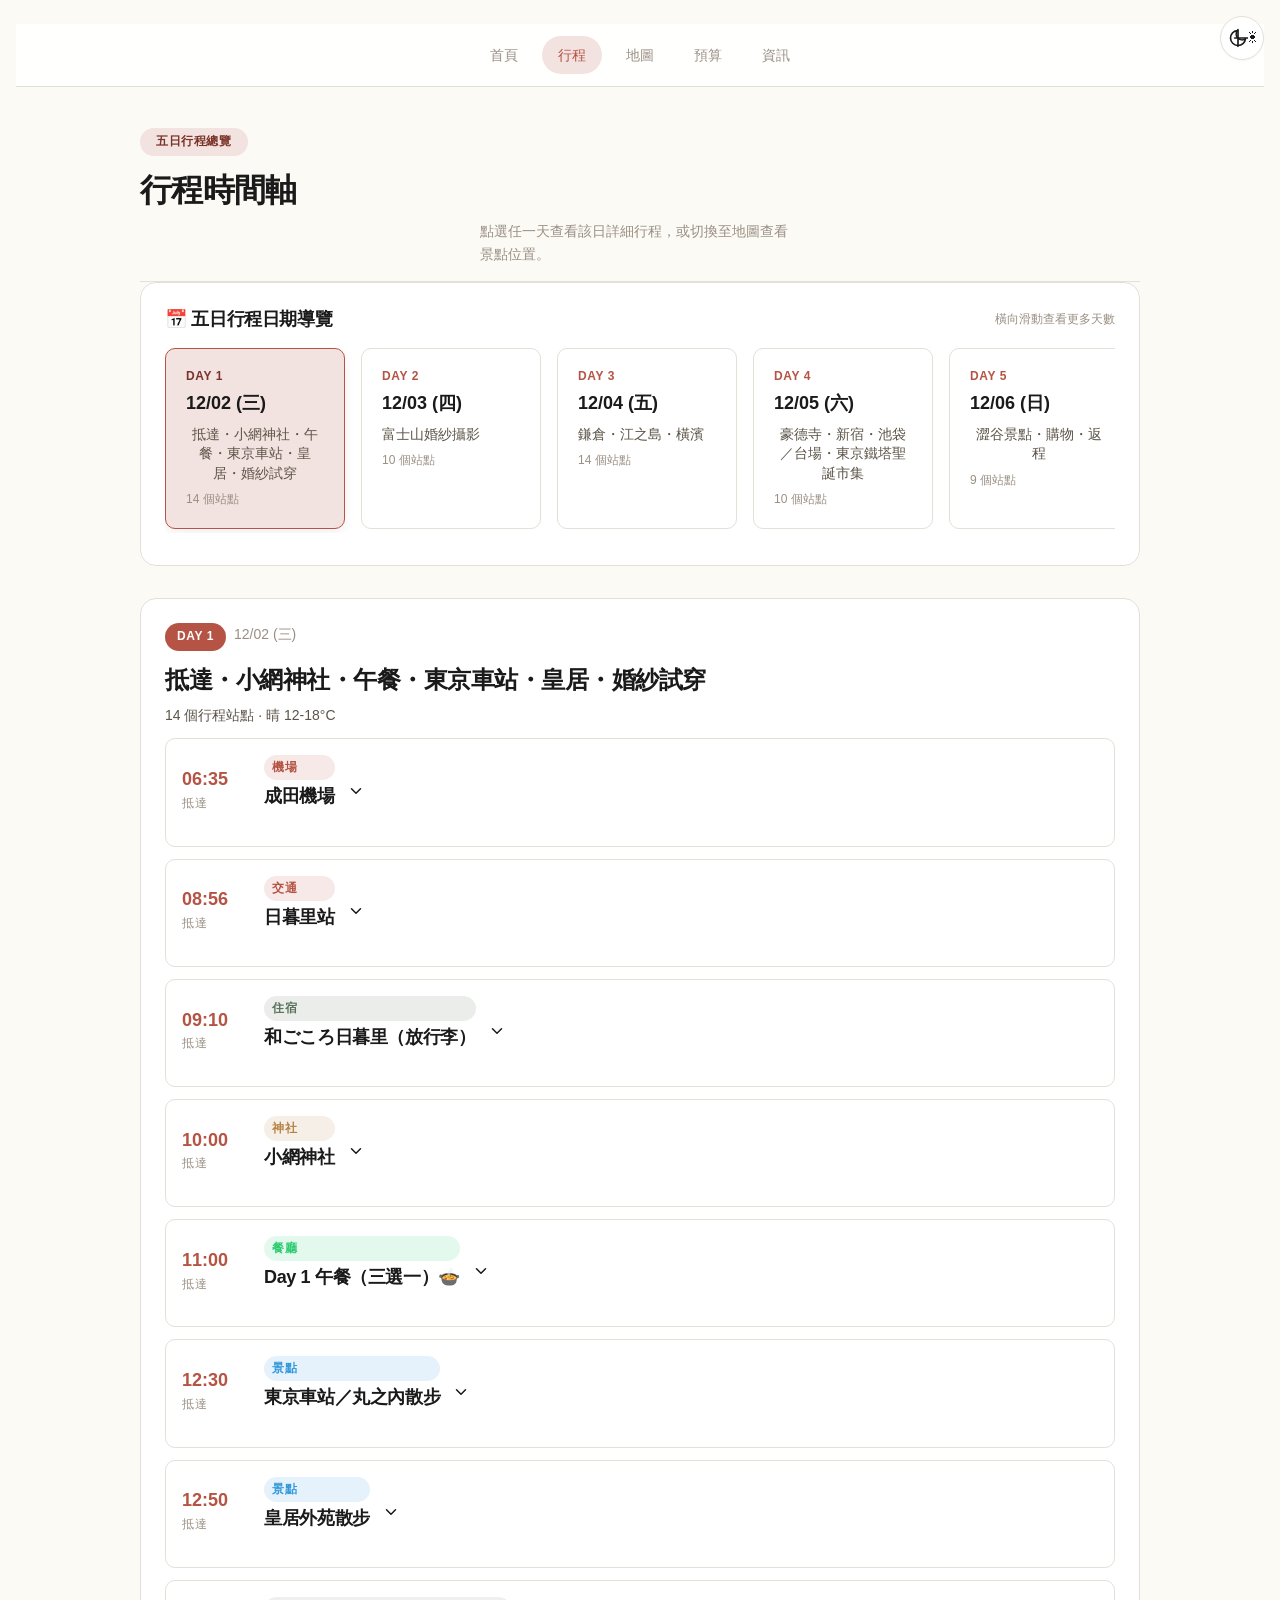
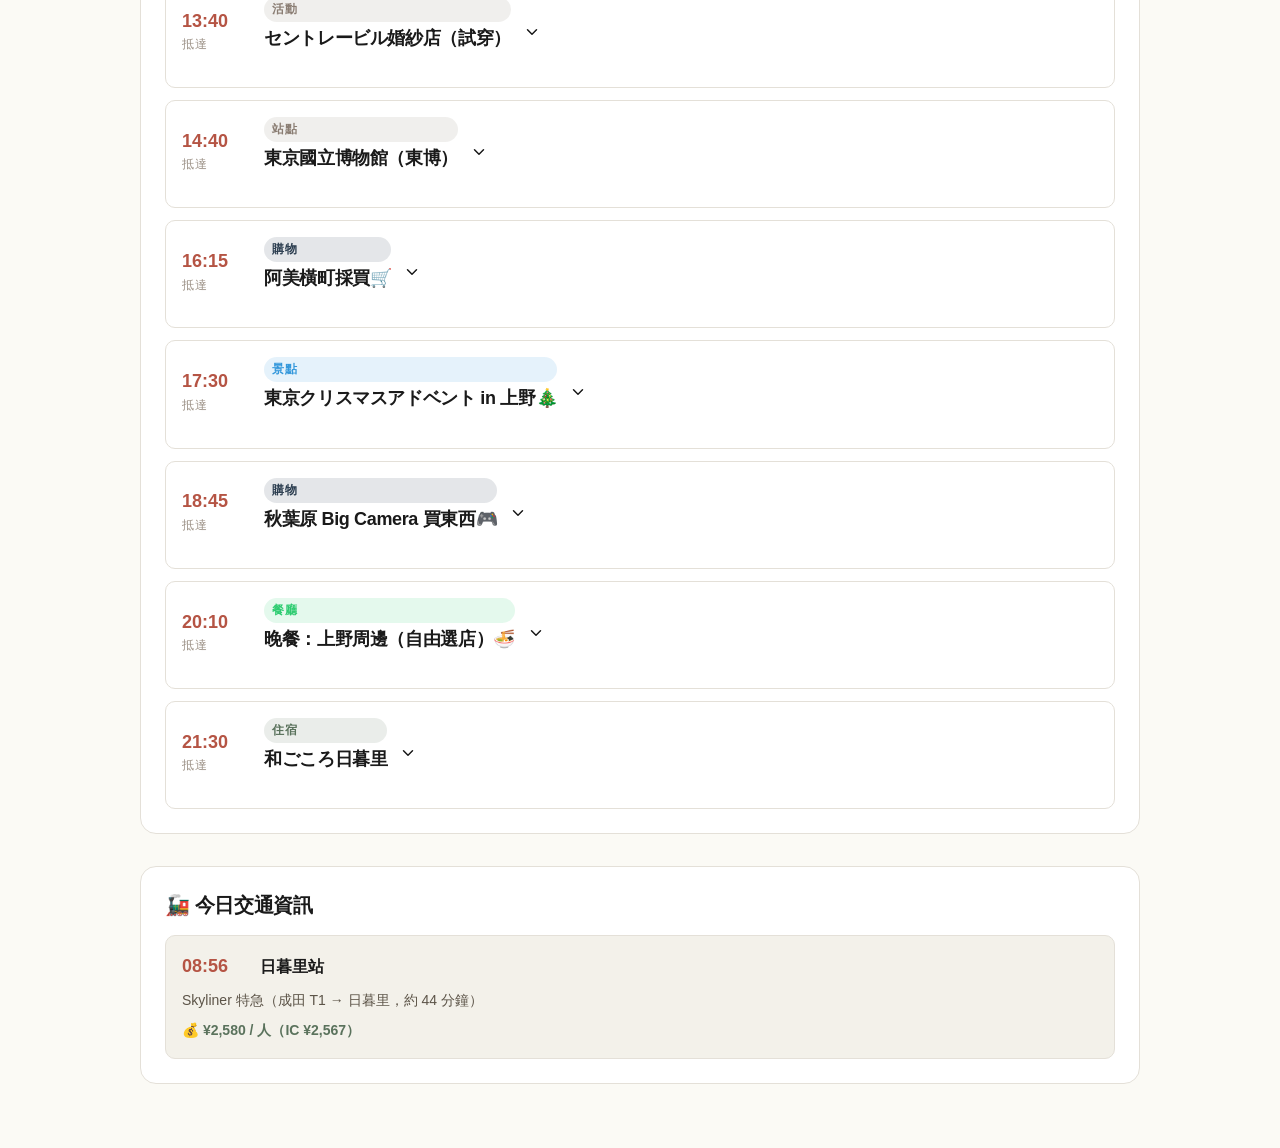
<file: itinerary.html>
<!DOCTYPE html>
<html lang="zh-TW" class="no-js">
<head>
  <meta charset="UTF-8">
  <meta name="viewport" content="width=device-width, initial-scale=1.0, viewport-fit=cover">
  <title>東京婚紗之旅 2026 | 行程時間軸</title>
  <link rel="stylesheet" href="style.css">
</head>
<body>

  <button class="theme-toggle" id="themeToggle" aria-label="切換亮/暗主題">
    <svg width="16" height="16" viewBox="0 0 24 24" fill="none" stroke="currentColor" stroke-width="2" stroke-linecap="round" stroke-linejoin="round">
      <path d="M21 12.79A9 9 0 1 1 11.21 3 7 7 0 0 0 21 12.79z"/>
      <path d="M12 2v20M8 12h16"/>
    </svg>
    <span class="sun">☀</span><span class="moon">🌙</span>
  </button>

  <div id="nav-root"></div>

  <main class="container" id="itinerary-root"></main>

  <script src="data.js"></script>
  <script src="script.js"></script>
</body>
</html>
</file>
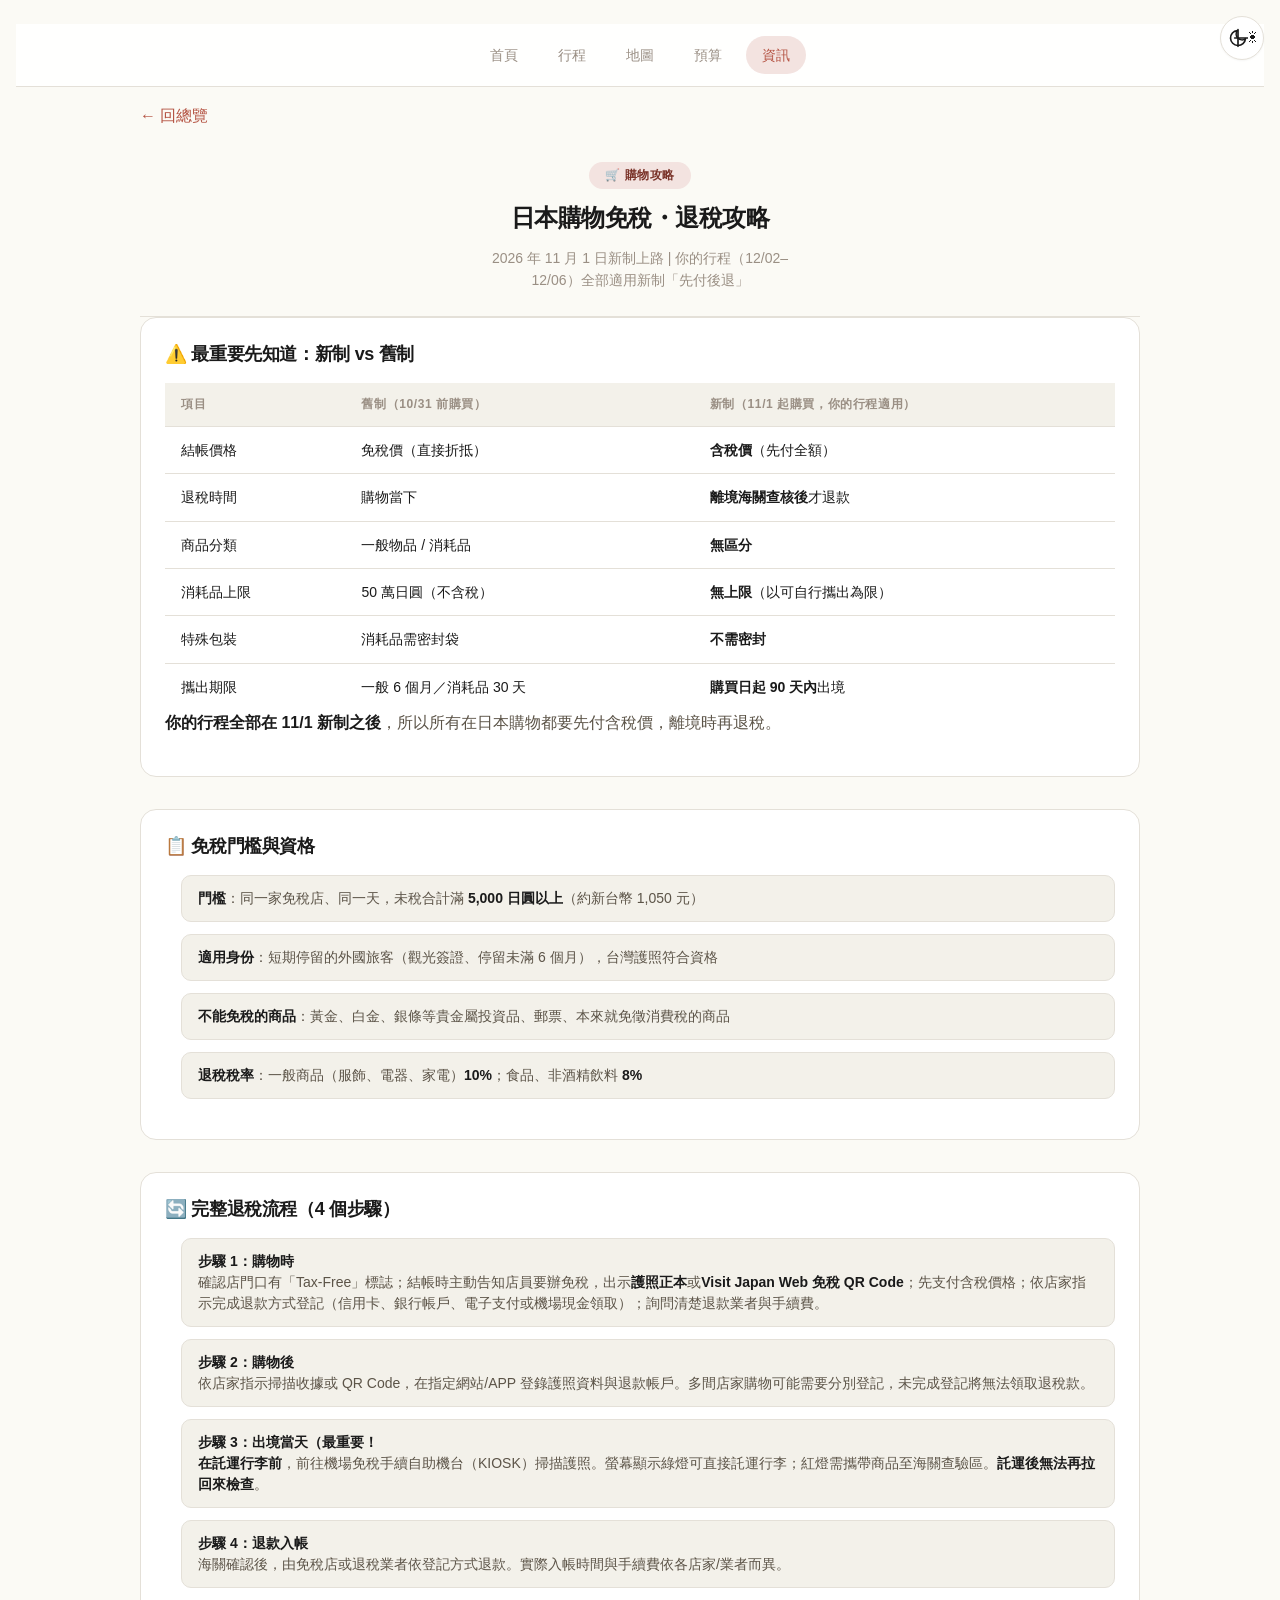
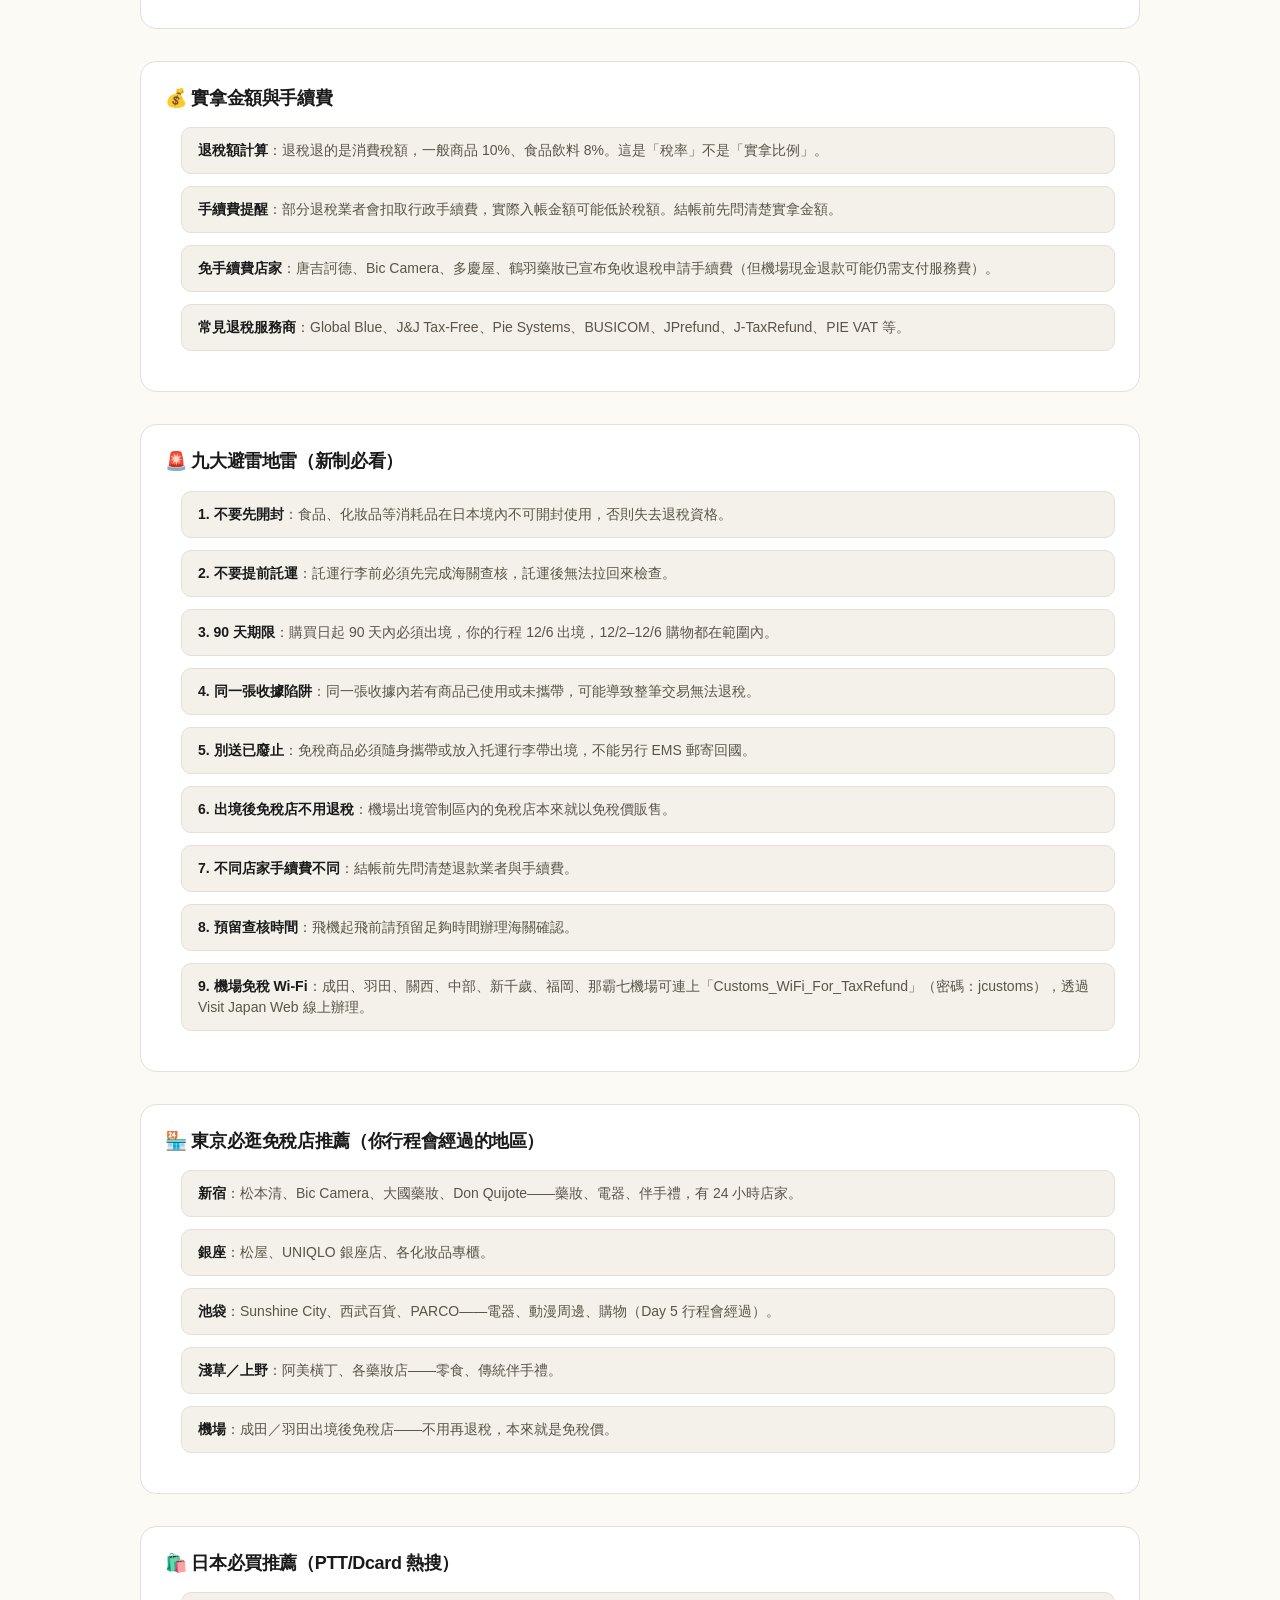
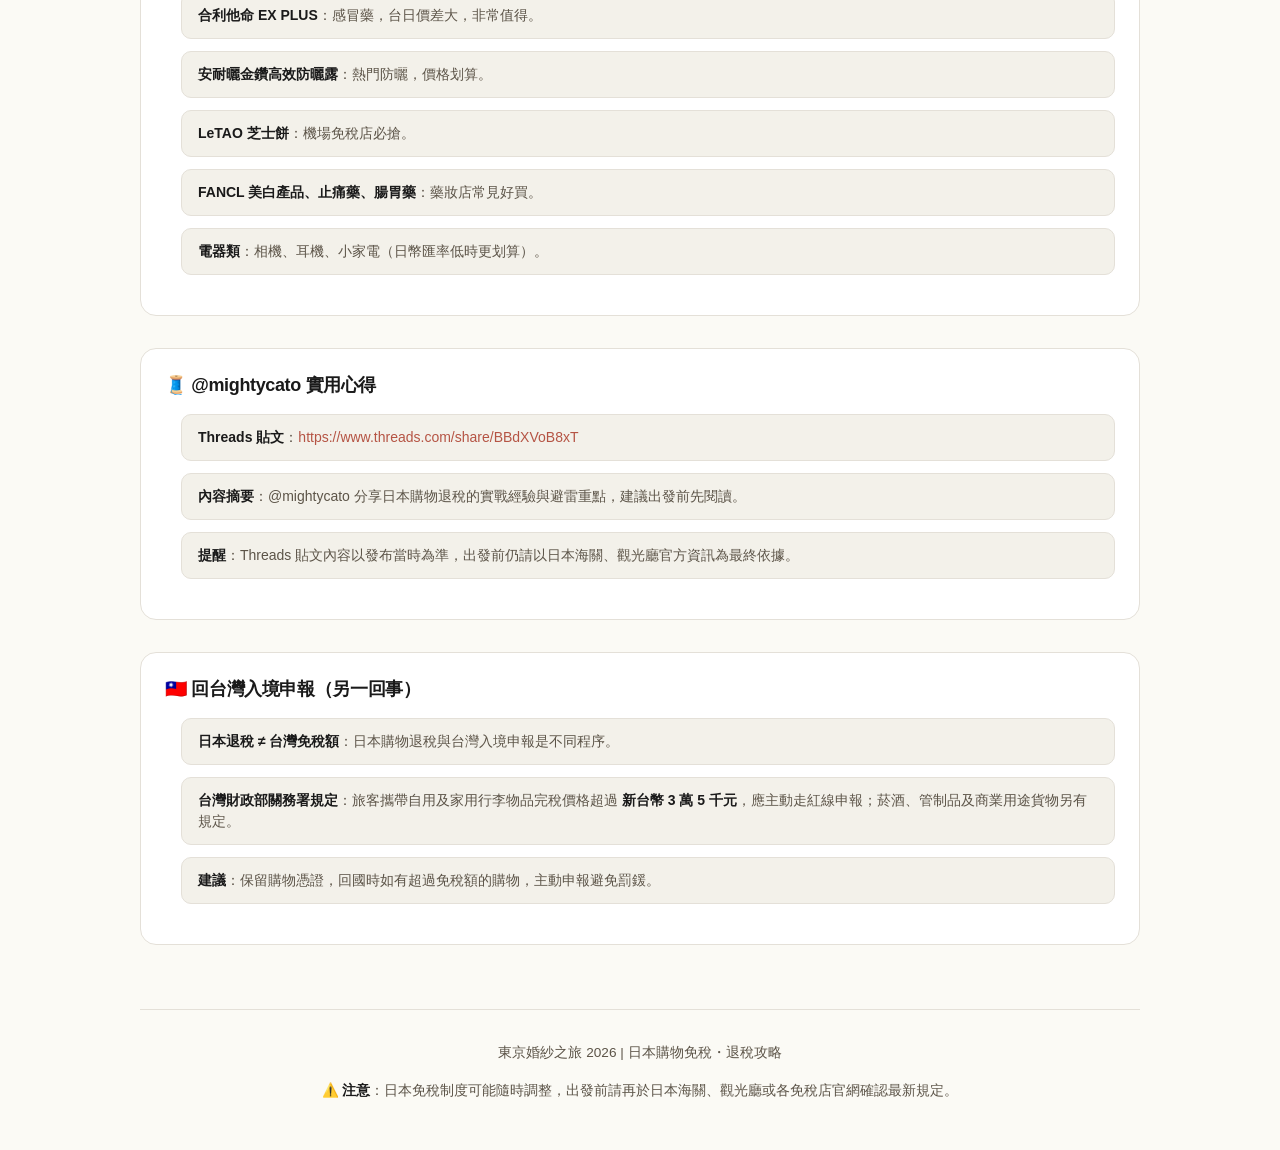
<file: tax-refund.html>
<!DOCTYPE html>
<html lang="zh-TW" class="no-js">
<head>
  <meta charset="UTF-8">
  <meta name="viewport" content="width=device-width, initial-scale=1.0, viewport-fit=cover">
  <title>日本購物免稅・退稅攻略 - 東京婚紗之旅 2026</title>
  <link rel="stylesheet" href="style.css">
</head>
<body>

  <button class="theme-toggle" id="themeToggle" aria-label="切換亮/暗主題">
    <svg width="16" height="16" viewBox="0 0 24 24" fill="none" stroke="currentColor" stroke-width="2" stroke-linecap="round" stroke-linejoin="round">
      <path d="M21 12.79A9 9 0 1 1 11.21 3 7 7 0 0 0 21 12.79z"/>
      <path d="M12 2v20M8 12h16"/>
    </svg>
    <span class="sun">☀</span><span class="moon">🌙</span>
  </button>

  <div id="nav-root"></div>

  <div class="container">
    <a href="index.html" class="back-btn">← 回總覽</a>

    <header class="hero">
      <span class="tag">🛒 購物攻略</span>
      <h1>日本購物免稅・退稅攻略</h1>
      <p>2026 年 11 月 1 日新制上路 | 你的行程（12/02–12/06）全部適用新制「先付後退」</p>
    </header>

    <section class="card">
      <h3>⚠️ 最重要先知道：新制 vs 舊制</h3>
      <table class="schedule-table">
        <thead>
          <tr><th>項目</th><th>舊制（10/31 前購買）</th><th>新制（11/1 起購買，你的行程適用）</th></tr>
        </thead>
        <tbody>
          <tr><td>結帳價格</td><td>免稅價（直接折抵）</td><td><strong>含稅價</strong>（先付全額）</td></tr>
          <tr><td>退稅時間</td><td>購物當下</td><td><strong>離境海關查核後</strong>才退款</td></tr>
          <tr><td>商品分類</td><td>一般物品 / 消耗品</td><td><strong>無區分</strong></td></tr>
          <tr><td>消耗品上限</td><td>50 萬日圓（不含稅）</td><td><strong>無上限</strong>（以可自行攜出為限）</td></tr>
          <tr><td>特殊包裝</td><td>消耗品需密封袋</td><td><strong>不需密封</strong></td></tr>
          <tr><td>攜出期限</td><td>一般 6 個月／消耗品 30 天</td><td><strong>購買日起 90 天內</strong>出境</td></tr>
        </tbody>
      </table>
      <p><strong>你的行程全部在 11/1 新制之後</strong>，所以所有在日本購物都要先付含稅價，離境時再退稅。</p>
    </section>

    <section class="card">
      <h3>📋 免稅門檻與資格</h3>
      <ul class="nearby-list">
        <li><strong>門檻</strong>：同一家免稅店、同一天，未稅合計滿 <strong>5,000 日圓以上</strong>（約新台幣 1,050 元）</li>
        <li><strong>適用身份</strong>：短期停留的外國旅客（觀光簽證、停留未滿 6 個月），台灣護照符合資格</li>
        <li><strong>不能免稅的商品</strong>：黃金、白金、銀條等貴金屬投資品、郵票、本來就免徵消費稅的商品</li>
        <li><strong>退稅稅率</strong>：一般商品（服飾、電器、家電）<strong>10%</strong>；食品、非酒精飲料 <strong>8%</strong></li>
      </ul>
    </section>

    <section class="card">
      <h3>🔄 完整退稅流程（4 個步驟）</h3>
      <ul class="nearby-list">
        <li><strong>步驟 1：購物時</strong><br>
          確認店門口有「Tax-Free」標誌；結帳時主動告知店員要辦免稅，出示<strong>護照正本</strong>或<strong>Visit Japan Web 免稅 QR Code</strong>；先支付含稅價格；依店家指示完成退款方式登記（信用卡、銀行帳戶、電子支付或機場現金領取）；詢問清楚退款業者與手續費。</li>
        <li><strong>步驟 2：購物後</strong><br>
          依店家指示掃描收據或 QR Code，在指定網站/APP 登錄護照資料與退款帳戶。多間店家購物可能需要分別登記，未完成登記將無法領取退稅款。</li>
        <li><strong>步驟 3：出境當天（最重要！</strong><br>
          <strong>在託運行李前</strong>，前往機場免稅手續自助機台（KIOSK）掃描護照。螢幕顯示綠燈可直接託運行李；紅燈需攜帶商品至海關查驗區。<strong>託運後無法再拉回來檢查</strong>。</li>
        <li><strong>步驟 4：退款入帳</strong><br>
          海關確認後，由免稅店或退稅業者依登記方式退款。實際入帳時間與手續費依各店家/業者而異。</li>
      </ul>
    </section>

    <section class="card">
      <h3>💰 實拿金額與手續費</h3>
      <ul class="nearby-list">
        <li><strong>退稅額計算</strong>：退稅退的是消費稅額，一般商品 10%、食品飲料 8%。這是「稅率」不是「實拿比例」。</li>
        <li><strong>手續費提醒</strong>：部分退稅業者會扣取行政手續費，實際入帳金額可能低於稅額。結帳前先問清楚實拿金額。</li>
        <li><strong>免手續費店家</strong>：唐吉訶德、Bic Camera、多慶屋、鶴羽藥妝已宣布免收退稅申請手續費（但機場現金退款可能仍需支付服務費）。</li>
        <li><strong>常見退稅服務商</strong>：Global Blue、J&J Tax-Free、Pie Systems、BUSICOM、JPrefund、J-TaxRefund、PIE VAT 等。</li>
      </ul>
    </section>

    <section class="card">
      <h3>🚨 九大避雷地雷（新制必看）</h3>
      <ul class="nearby-list">
        <li><strong>1. 不要先開封</strong>：食品、化妝品等消耗品在日本境內不可開封使用，否則失去退稅資格。</li>
        <li><strong>2. 不要提前託運</strong>：託運行李前必須先完成海關查核，託運後無法拉回來檢查。</li>
        <li><strong>3. 90 天期限</strong>：購買日起 90 天內必須出境，你的行程 12/6 出境，12/2–12/6 購物都在範圍內。</li>
        <li><strong>4. 同一張收據陷阱</strong>：同一張收據內若有商品已使用或未攜帶，可能導致整筆交易無法退稅。</li>
        <li><strong>5. 別送已廢止</strong>：免稅商品必須隨身攜帶或放入托運行李帶出境，不能另行 EMS 郵寄回國。</li>
        <li><strong>6. 出境後免稅店不用退稅</strong>：機場出境管制區內的免稅店本來就以免稅價販售。</li>
        <li><strong>7. 不同店家手續費不同</strong>：結帳前先問清楚退款業者與手續費。</li>
        <li><strong>8. 預留查核時間</strong>：飛機起飛前請預留足夠時間辦理海關確認。</li>
        <li><strong>9. 機場免稅 Wi-Fi</strong>：成田、羽田、關西、中部、新千歲、福岡、那霸七機場可連上「Customs_WiFi_For_TaxRefund」（密碼：jcustoms），透過 Visit Japan Web 線上辦理。</li>
      </ul>
    </section>

    <section class="card">
      <h3>🏪 東京必逛免稅店推薦（你行程會經過的地區）</h3>
      <ul class="nearby-list">
        <li><strong>新宿</strong>：松本清、Bic Camera、大國藥妝、Don Quijote——藥妝、電器、伴手禮，有 24 小時店家。</li>
        <li><strong>銀座</strong>：松屋、UNIQLO 銀座店、各化妝品專櫃。</li>
        <li><strong>池袋</strong>：Sunshine City、西武百貨、PARCO——電器、動漫周邊、購物（Day 5 行程會經過）。</li>
        <li><strong>淺草／上野</strong>：阿美橫丁、各藥妝店——零食、傳統伴手禮。</li>
        <li><strong>機場</strong>：成田／羽田出境後免稅店——不用再退稅，本來就是免稅價。</li>
      </ul>
    </section>

    <section class="card">
      <h3>🛍️ 日本必買推薦（PTT/Dcard 熱搜）</h3>
      <ul class="nearby-list">
        <li><strong>合利他命 EX PLUS</strong>：感冒藥，台日價差大，非常值得。</li>
        <li><strong>安耐曬金鑽高效防曬露</strong>：熱門防曬，價格划算。</li>
        <li><strong>LeTAO 芝士餅</strong>：機場免稅店必搶。</li>
        <li><strong>FANCL 美白產品、止痛藥、腸胃藥</strong>：藥妝店常見好買。</li>
        <li><strong>電器類</strong>：相機、耳機、小家電（日幣匯率低時更划算）。</li>
      </ul>
    </section>

    <section class="card">
      <h3>🧵 @mightycato 實用心得</h3>
      <ul class="nearby-list">
        <li><strong>Threads 貼文</strong>：<a href="https://www.threads.com/share/BBdXVoB8xT" target="_blank" rel="noopener noreferrer">https://www.threads.com/share/BBdXVoB8xT</a></li>
        <li><strong>內容摘要</strong>：@mightycato 分享日本購物退稅的實戰經驗與避雷重點，建議出發前先閱讀。</li>
        <li><strong>提醒</strong>：Threads 貼文內容以發布當時為準，出發前仍請以日本海關、觀光廳官方資訊為最終依據。</li>
      </ul>
    </section>

    <section class="card">
      <h3>🇹🇼 回台灣入境申報（另一回事）</h3>
      <ul class="nearby-list">
        <li><strong>日本退稅 ≠ 台灣免稅額</strong>：日本購物退稅與台灣入境申報是不同程序。</li>
        <li><strong>台灣財政部關務署規定</strong>：旅客攜帶自用及家用行李物品完稅價格超過 <strong>新台幣 3 萬 5 千元</strong>，應主動走紅線申報；菸酒、管制品及商業用途貨物另有規定。</li>
        <li><strong>建議</strong>：保留購物憑證，回國時如有超過免稅額的購物，主動申報避免罰鍰。</li>
      </ul>
    </section>

    <footer style="margin-top: 4rem; padding-top: 2rem; border-top: 1px solid var(--border); color: var(--muted); font-size: 0.85rem; text-align: center;">
      <p>東京婚紗之旅 2026 | 日本購物免稅・退稅攻略</p>
      <p><strong>⚠️ 注意</strong>：日本免稅制度可能隨時調整，出發前請再於日本海關、觀光廳或各免稅店官網確認最新規定。</p>
    </footer>
  </div>

  <script src="data.js"></script>
  <script src="script.js"></script>
</body>
</html>
</file>
<file: style.css>
/* ==========================================================================
   Tokyo Wedding 2026 — Design System
   Premium Japanese Editorial Travel Design
   Mobile First · WCAG 2.2 AA · iPhone Safe Area
   ========================================================================== */

/* --- Design Tokens : Color --- */
:root {
  /* Backgrounds */
  --color-bg: #fbfaf5;
  --color-surface: #ffffff;
  --color-surface-alt: #f3f1ea;
  --color-inverse: #1a1a1a;

  /* Legacy aliases for day1-5.html and Leaflet popups */
  --bg: var(--color-bg);
  --fg: var(--color-text-primary);
  --accent: var(--color-accent);
  --secondary: #3498db;
  --muted: var(--color-text-muted);
  --surface: var(--color-surface);
  --border: var(--color-border);
  --primary: #2c3e50;
  --success: var(--color-success);
  --warning: var(--color-warning);
  --danger: var(--color-danger);

  /* Text */
  --color-text-primary: #1a1a1a;
  --color-text-secondary: #5c5448;
  --color-text-muted: #9a8f84;
  --color-text-on-accent: #ffffff;

  /* Accent (Muted Japanese tones) */
  --color-accent: #b55444;        /* 朱紅 (shu-iro) */
  --color-accent-hover: #9b4237;
  --color-accent-light: #f3e3e0;
  --color-accent-active: #7a3329;

  /* Subtle greens / greys */
  --color-moss: #5a725c;           /* 墨綠 */
  --color-moss-light: #e8ece8;
  --color-ash: #8a7d73;           /* 灰褐 */
  --color-ash-light: #edeae5;

  /* Borders & dividers */
  --color-border: #e4e0d8;
  --color-border-light: #f0ece3;

  /* Interactive */
  --color-link: #b55444;
  --color-link-hover: #9b4237;
  --color-focus-ring: #b55444;

  /* Semantic */
  --color-success: #5a725c;
  --color-warning: #b58344;
  --color-danger: #b55444;

  /* --- Design Tokens : Typography --- */
  --font-sans:
    -apple-system, BlinkMacSystemFont, "Hiragino Sans", "Hiragino Kaku Gothic ProN",
    "Noto Sans TC", "Noto Sans CJK TC", "PingFang TC", "Microsoft JhengHei",
    "Segoe UI", Helvetica, Arial, sans-serif;
  --font-serif:
    "Songti TC", "Noto Serif TC", "Noto Serif CJK TC", "Times New Roman", serif;

  --text-xs: 0.75rem;      /* 12px */
  --text-sm: 0.875rem;     /* 14px */
  --text-base: 1rem;       /* 16px */
  --text-lg: 1.125rem;     /* 18px */
  --text-xl: 1.25rem;      /* 20px */
  --text-2xl: 1.5rem;      /* 24px */
  --text-3xl: 2rem;        /* 32px */
  --text-4xl: 2.5rem;      /* 40px */

  --leading-tight: 1.4;
  --leading-normal: 1.6;
  --leading-relaxed: 1.8;

  --tracking-tight: -0.02em;
  --tracking-normal: 0;
  --tracking-wide: 0.05em;

  font-weight: 400; /* normal */
  --font-weight-regular: 400;
  --font-weight-medium: 500;
  --font-weight-semibold: 600;
  --font-weight-bold: 700;

  /* --- Design Tokens : Spacing (4px scale) --- */
  --space-0: 0;
  --space-0_5: 0.125rem; /* 2px */
  --space-1: 0.25rem;   /* 4px */
  --space-2: 0.5rem;    /* 8px */
  --space-3: 0.75rem;   /* 12px */
  --space-4: 1rem;      /* 16px */
  --space-5: 1.25rem;   /* 20px */
  --space-6: 1.5rem;    /* 24px */
  --space-8: 2rem;      /* 32px */
  --space-10: 2.5rem;   /* 40px */
  --space-12: 3rem;     /* 48px */
  --space-16: 4rem;     /* 64px */

  /* --- Design Tokens : Radius --- */
  --radius-sm: 6px;
  --radius-md: 10px;
  --radius-lg: 16px;
  --radius-full: 9999px;

  /* --- Design Tokens : Shadow (minimal) --- */
  --shadow-sm: 0 1px 2px rgba(0, 0, 0, 0.04);
  --shadow-md: 0 4px 12px rgba(0, 0, 0, 0.06);

  /* --- Design Tokens : Breakpoints --- */
  --bp-mobile: 375px;
  --bp-tablet: 768px;
  --bp-desktop: 1440px;
}

@media (prefers-color-scheme: dark) {
  :root:not([data-theme="light"]) {
    --color-bg: #14120e;
    --color-surface: #1d1a16;
    --color-surface-alt: #24201b;
    --color-inverse: #fbfaf5;
    --color-text-primary: #f3efe4;
    --color-text-secondary: #b8aea0;
    --color-text-muted: #7a6e5f;
    --color-accent: #d47363;
    --color-accent-hover: #c05d4f;
    --color-accent-light: #3b2a25;
    --color-accent-active: #b55444;
    --color-moss: #8aa68c;
    --color-moss-light: #2a332a;
    --color-ash: #a89d90;
    --color-ash-light: #2a2620;
    --color-border: #2c2720;
    --color-border-light: #24201b;
    --color-link: #d47363;
    --color-link-hover: #c05d4f;
    --color-focus-ring: #d47363;
    --color-success: #8aa68c;
    --color-warning: #c9a06b;
    --color-danger: #d47363;

    /* Legacy aliases (dark) */
    --bg: var(--color-bg);
    --fg: var(--color-text-primary);
    --accent: var(--color-accent);
    --secondary: #3498db;
    --muted: var(--color-text-muted);
    --surface: var(--color-surface);
    --border: var(--color-border);
    --primary: #2c3e50;
    --success: var(--color-success);
    --warning: var(--color-warning);
    --danger: var(--color-danger);
  }
  :root[data-theme="dark"] {
    --color-bg: #14120e;
    --color-surface: #1d1a16;
    --color-surface-alt: #24201b;
    --color-inverse: #fbfaf5;
    --color-text-primary: #f3efe4;
    --color-text-secondary: #b8aea0;
    --color-text-muted: #7a6e5f;
    --color-accent: #d47363;
    --color-accent-hover: #c05d4f;
    --color-accent-light: #3b2a25;
    --color-accent-active: #b55444;
    --color-moss: #8aa68c;
    --color-moss-light: #2a332a;
    --color-ash: #a89d90;
    --color-ash-light: #2a2620;
    --color-border: #2c2720;
    --color-border-light: #24201b;
    --color-link: #d47363;
    --color-link-hover: #c05d4f;
    --color-focus-ring: #d47363;
    --color-success: #8aa68c;
    --color-warning: #c9a06b;
    --color-danger: #d47363;
  }
}

/* --- Reset & Base --- */
* {
  box-sizing: border-box;
  margin: 0;
  padding: 0;
}

html {
  scroll-behavior: smooth;
  -webkit-tap-highlight-color: transparent;
}

body {
  background: var(--color-bg);
  color: var(--color-text-primary);
  font-family: var(--font-sans);
  font-size: var(--text-base);
  font-weight: var(--font-weight-regular);
  line-height: var(--leading-normal);
  padding:
    max(var(--space-4), env(safe-area-inset-top, 0px))
    max(var(--space-4), env(safe-area-inset-right, 0px))
    max(var(--space-10), env(safe-area-inset-bottom, 0px)) /* bottom nav 空間 */
    max(var(--space-4), env(safe-area-inset-left, 0px));
  max-width: 100vw;
  overflow-x: hidden;
  transition: background 0.3s ease, color 0.3s ease;
  -webkit-font-smoothing: antialiased;
}

h1,
h2,
h3,
h4,
h5,
h6 {
  font-weight: var(--font-weight-semibold);
  letter-spacing: var(--tracking-tight);
  color: var(--color-text-primary);
  line-height: var(--leading-tight);
}

h1 { font-size: var(--text-3xl); }
h2 { font-size: var(--text-2xl); }
h3 { font-size: var(--text-xl); }
h4 { font-size: var(--text-lg); }

p {
  margin-bottom: var(--space-4);
  color: var(--color-text-secondary);
}

a {
  color: var(--color-link);
  text-decoration: none;
  transition: color 0.2s ease;
}

a:hover {
  color: var(--color-link-hover);
  text-decoration: underline;
}

ul,
ol {
  margin: 0 0 var(--space-4) var(--space-4);
  color: var(--color-text-secondary);
}

strong {
  color: var(--color-text-primary);
  font-weight: var(--font-weight-semibold);
}

button {
  font-family: inherit;
  font-size: inherit;
  cursor: pointer;
  border: none;
  background: none;
  color: inherit;
}

/* --- Utility --- */
.sr-only {
  position: absolute;
  width: 1px;
  height: 1px;
  padding: 0;
  margin: -1px;
  overflow: hidden;
  clip: rect(0, 0, 0, 0);
  white-space: nowrap;
  border: 0;
}

.table-wrap {
  width: 100%;
  overflow-x: auto;
  margin-bottom: var(--space-6);
  -webkit-overflow-scrolling: touch;
}

/* --- Theme Toggle (top-right, minimal) --- */
.theme-toggle {
  position: fixed;
  top: max(var(--space-4), env(safe-area-inset-top, 0px));
  right: max(var(--space-4), env(safe-area-inset-right, 0px));
  z-index: 200;
  display: inline-flex;
  align-items: center;
  justify-content: center;
  width: 44px;
  height: 44px;
  background: var(--color-surface);
  border: 1px solid var(--color-border);
  border-radius: var(--radius-full);
  box-shadow: var(--shadow-sm);
  transition: all 0.2s ease;
  color: var(--color-text-primary);
}

.theme-toggle:hover {
  border-color: var(--color-ash);
  transform: translateY(-1px);
  box-shadow: var(--shadow-md);
}

.theme-toggle:active {
  transform: scale(0.95);
}

.theme-toggle svg {
  width: 20px;
  height: 20px;
  fill: none;
  stroke: currentColor;
  stroke-width: 2;
  stroke-linecap: round;
  stroke-linejoin: round;
}

.theme-toggle .sun { display: inline; }
.theme-toggle .moon { display: none; }

[data-theme="dark"] .theme-toggle .sun { display: none; }
[data-theme="dark"] .theme-toggle .moon { display: inline; }

/* --- Container --- */
.container {
  max-width: 480px;
  margin: 0 auto;
}

/* --- Hero / Header --- */
.hero {
  padding: var(--space-8) 0 var(--space-6);
  text-align: center;
  border-bottom: 1px solid var(--color-border);
}

.hero .tag {
  display: inline-block;
  padding: var(--space-1) var(--space-4);
  background: var(--color-accent-light);
  color: var(--color-accent-active);
  border-radius: var(--radius-full);
  font-size: var(--text-xs);
  font-weight: var(--font-weight-semibold);
  letter-spacing: var(--tracking-wide);
  text-transform: uppercase;
  margin-bottom: var(--space-3);
}

.hero h1 {
  font-size: var(--text-2xl);
  margin-bottom: var(--space-3);
}

.hero p {
  font-size: var(--text-sm);
  color: var(--color-text-muted);
  max-width: 320px;
  margin: 0 auto;
}

/* --- Section Card (minimal, line-based) --- */
section.card {
  background: var(--color-surface);
  border: 1px solid var(--color-border);
  border-radius: var(--radius-lg);
  padding: var(--space-6);
  margin-bottom: var(--space-8);
}

section.card h3 {
  font-size: var(--text-lg);
  margin-bottom: var(--space-4);
  color: var(--color-text-primary);
  display: flex;
  align-items: center;
  gap: var(--space-2);
}

/* --- Bottom Navigation (Mobile First) --- */
.bottom-nav {
  position: fixed;
  bottom: env(safe-area-inset-bottom, 0px);
  left: 0;
  right: 0;
  display: flex;
  justify-content: space-around;
  align-items: center;
  height: 56px;
  background: var(--color-surface);
  border-top: 1px solid var(--color-border);
  box-shadow: 0 -4px 20px rgba(0, 0, 0, 0.06);
  z-index: 150;
  padding-bottom: env(safe-area-inset-bottom, 0px);
}

.nav-item {
  display: flex;
  flex-direction: column;
  align-items: center;
  justify-content: center;
  width: 44px;
  height: 44px;
  min-width: 44px;
  min-height: 44px;
  color: var(--color-text-muted);
  font-size: var(--text-xs);
  font-weight: var(--font-weight-medium);
  gap: var(--space-1);
  transition: color 0.2s ease;
  border-radius: var(--radius-full);
}

.nav-item:hover,
.nav-item:focus-visible {
  outline: none;
  color: var(--color-accent);
  background: var(--color-accent-light);
}

.nav-item.active {
  color: var(--color-accent);
}

.nav-item svg {
  width: 20px;
  height: 20px;
  fill: none;
  stroke: currentColor;
  stroke-width: 1.8;
  stroke-linecap: round;
  stroke-linejoin: round;
}

.nav-item .label {
  font-size: 0.65rem;
  line-height: 1;
}

/* Desktop: hide bottom nav, show top nav instead */
@media (min-width: 768px) {
  .bottom-nav {
    display: none;
  }

  .container {
    max-width: 1000px;
  }

  body {
    padding-top: max(var(--space-6), env(safe-area-inset-top, 0px));
    padding-bottom: var(--space-8);
  }
}

/* --- Timeline Point (used in dashboard) --- */
.timeline-points {
  display: flex;
  justify-content: center;
  gap: var(--space-4);
  flex-wrap: wrap;
  margin-top: var(--space-4);
}

.timeline-point {
  width: 56px;
  height: 56px;
  background: var(--color-surface);
  border: 1px solid var(--color-border);
  border-radius: var(--radius-full);
  cursor: pointer;
  display: flex;
  flex-direction: column;
  align-items: center;
  justify-content: center;
  transition: all 0.2s ease;
  text-align: center;
  color: var(--color-text-secondary);
  font-size: var(--text-xs);
}

.timeline-point:hover {
  border-color: var(--color-accent);
  color: var(--color-accent);
  transform: translateY(-2px);
}

.timeline-point.active {
  border-color: var(--color-accent);
  background: var(--color-accent);
  color: var(--color-text-on-accent);
}

.point-number {
  font-size: var(--text-lg);
  font-weight: var(--font-weight-bold);
  margin-bottom: var(--space-1);
}

.point-label {
  font-size: 0.65rem;
  line-height: 1.1;
}

/* --- Day Card / Station Item --- */
.day-stations {
  display: flex;
  flex-direction: column;
  gap: var(--space-3);
}

.station-item {
  display: flex;
  gap: var(--space-3);
  padding: var(--space-4);
  background: var(--color-surface-alt);
  border: 1px solid var(--color-border);
  border-radius: var(--radius-md);
  transition: all 0.15s ease;
}

.station-item:hover {
  border-color: var(--color-accent);
  transform: translateX(4px);
}

.station-time {
  min-width: 72px;
  font-weight: var(--font-weight-semibold);
  color: var(--color-accent);
  font-size: var(--text-sm);
}

.station-info {
  flex: 1;
}

.station-name {
  font-weight: var(--font-weight-semibold);
  color: var(--color-text-primary);
  font-size: var(--text-base);
  margin-bottom: var(--space-1);
}

.station-transport {
  font-size: var(--text-sm);
  color: var(--color-text-muted);
  margin-top: var(--space-1);
}

.station-detail {
  font-size: var(--text-sm);
  color: var(--color-text-secondary);
  margin-top: var(--space-1);
  line-height: 1.5;
}

.station-cost {
  font-size: var(--text-sm);
  font-weight: var(--font-weight-semibold);
  color: var(--color-success);
  margin-top: var(--space-1);
}

/* --- Table --- */
.schedule-table {
  width: 100%;
  border-collapse: collapse;
  margin-top: var(--space-4);
  font-size: var(--text-sm);
}

.schedule-table th,
.schedule-table td {
  padding: var(--space-3) var(--space-4);
  border-bottom: 1px solid var(--color-border);
  text-align: left;
  vertical-align: top;
}

.schedule-table th {
  background: var(--color-surface-alt);
  color: var(--color-text-muted);
  font-size: var(--text-xs);
  text-transform: uppercase;
  letter-spacing: var(--tracking-wide);
  font-weight: var(--font-weight-semibold);
}

.schedule-table tr:last-child td {
  border-bottom: none;
}

/* --- List --- */
.nearby-list {
  list-style: none;
  display: flex;
  flex-direction: column;
  gap: var(--space-3);
}

.nearby-list li {
  font-size: var(--text-sm);
  color: var(--color-text-secondary);
  padding: var(--space-3) var(--space-4);
  background: var(--color-surface-alt);
  border-radius: var(--radius-md);
  border: 1px solid var(--color-border);
  line-height: 1.5;
}

.nearby-list li strong {
  color: var(--color-text-primary);
}

/* --- Focus states --- */
a:focus-visible,
button:focus-visible,
.nav-item:focus-visible,
.theme-toggle:focus-visible {
  outline: 2px solid var(--color-focus-ring);
  outline-offset: 2px;
}

/* --- Map wrapper (Leaflet) --- */
.map-wrapper {
  position: relative;
  margin-top: var(--space-4);
}

#map-container {
  height: 240px;
  width: 100%;
  border-radius: var(--radius-lg);
  border: 1px solid var(--color-border);
  background: var(--color-surface-alt);
  overflow: hidden;
}

.map-legend {
  position: absolute;
  bottom: var(--space-3);
  left: var(--space-3);
  background: rgba(255, 255, 255, 0.95);
  backdrop-filter: blur(6px);
  border: 1px solid var(--color-border);
  border-radius: var(--radius-md);
  padding: var(--space-2) var(--space-3);
  font-size: var(--text-xs);
  z-index: 10;
  box-shadow: var(--shadow-sm);
}

[data-theme="dark"] .map-legend {
  background: rgba(29, 26, 22, 0.95);
}

.legend-title {
  font-weight: var(--font-weight-semibold);
  font-size: var(--text-xs);
  color: var(--color-text-primary);
  margin-bottom: var(--space-1);
  display: block;
}

.legend-item {
  display: flex;
  align-items: center;
  gap: var(--space-1);
  margin-bottom: var(--space-1);
}

.legend-dot {
  width: 8px;
  height: 8px;
  border-radius: 50%;
  flex-shrink: 0;
}

.legend-text {
  color: var(--color-text-muted);
  font-size: var(--text-xs);
  white-space: nowrap;
}

/* --- Buttons --- */
.btn {
  display: inline-flex;
  align-items: center;
  justify-content: center;
  padding: var(--space-3) var(--space-6);
  font-size: var(--text-sm);
  font-weight: var(--font-weight-semibold);
  border-radius: var(--radius-md);
  border: 1px solid transparent;
  cursor: pointer;
  transition: all 0.2s ease;
  text-decoration: none;
  min-height: 44px;
}

.btn-primary {
  background: var(--color-accent);
  color: var(--color-text-on-accent);
}

.btn-primary:hover {
  background: var(--color-accent-hover);
}

.btn-outline {
  background: transparent;
  border-color: var(--color-border);
  color: var(--color-text-primary);
}

.btn-outline:hover {
  border-color: var(--color-accent);
  color: var(--color-accent);
}

.btn-icon {
  width: 44px;
  height: 44px;
  border-radius: var(--radius-full);
  border: 1px solid var(--color-border);
  background: var(--color-surface);
  color: var(--color-text-primary);
  display: inline-flex;
  align-items: center;
  justify-content: center;
}

/* --- Responsive adjustments --- */
@media (max-width: 767px) {
  h1 { font-size: var(--text-xl); }
  h2 { font-size: var(--text-lg); }
  h3 { font-size: var(--text-base); }
  .hero { padding: var(--space-6) 0 var(--space-4); }
  section.card { padding: var(--space-4); }
  .station-item { padding: var(--space-3); }
}

@media (min-width: 768px) and (max-width: 1023px) {
  .container { max-width: 720px; }
  #map-container { height: 320px; }
}

@media (min-width: 1024px) {
  #map-container { height: 360px; }
}
/* ==========================================================================
   Itinerary Page — Phase 2 UX Optimization
   3 秒找到資訊 · Typography 層級 · 展開式詳情 · 交通垂直卡片
   ========================================================================== */

/* --- Hero 緊湊版 --- */
.hero--compact {
  padding: var(--space-6) 0 var(--space-4);
  border-bottom: 1px solid var(--color-border);
  text-align: center;
}

.tag--small {
  padding: var(--space-1) var(--space-3);
  background: var(--color-accent-light);
  color: var(--color-accent-active);
  border-radius: var(--radius-full);
  font-size: var(--text-xs);
  font-weight: var(--font-weight-semibold);
  letter-spacing: var(--tracking-wide);
  text-transform: uppercase;
  margin-bottom: var(--space-2);
}

.hero--compact h1 {
  font-size: var(--text-2xl);
  margin-bottom: var(--space-2);
}

.hero--sub {
  font-size: var(--text-sm);
  color: var(--color-text-muted);
  max-width: 340px;
  margin: 0 auto;
  line-height: var(--leading-normal);
}

/* --- Section Title --- */
.section-title {
  font-size: var(--text-lg);
  font-weight: var(--font-weight-semibold);
  color: var(--color-text-primary);
  margin: 0 0 var(--space-4);
  display: flex;
  align-items: center;
  gap: var(--space-2);
}

/* --- Date Navigation (橫向滑動) --- */
.card--date-nav {
  padding: var(--space-4);
}

.date-nav-header {
  display: flex;
  justify-content: space-between;
  align-items: center;
  margin-bottom: var(--space-3);
}

.date-nav-title {
  font-size: var(--text-lg);
  font-weight: var(--font-weight-semibold);
  color: var(--color-text-primary);
  margin: 0;
}

.date-nav-hint {
  font-size: var(--text-xs);
  color: var(--color-text-muted);
  font-weight: var(--font-weight-medium);
}

.date-scroll {
  overflow-x: auto;
  scrollbar-width: none; /* Firefox */
  -webkit-overflow-scrolling: touch;
  margin-bottom: var(--space-2);
}

.date-scroll::-webkit-scrollbar {
  display: none;
}

.date-scroll-track {
  display: flex;
  gap: var(--space-3);
  padding: var(--space-1) 0;
}

.date-card {
  flex: 0 0 auto;
  width: 156px;
  display: flex;
  flex-direction: column;
  gap: var(--space-2);
  padding: var(--space-3);
  background: var(--color-surface);
  border: 1px solid var(--color-border);
  border-radius: var(--radius-md);
  cursor: pointer;
  transition: all 0.2s ease;
  color: var(--color-text-secondary);
}

.date-card:hover {
  border-color: var(--color-accent);
  transform: translateY(-2px);
  box-shadow: var(--shadow-sm);
}

.date-card.active {
  border-color: var(--color-accent);
  background: var(--color-accent-light);
  color: var(--color-text-primary);
  box-shadow: var(--shadow-md);
}

.date-card-day {
  font-size: var(--text-xs);
  font-weight: var(--font-weight-bold);
  color: var(--color-accent);
  letter-spacing: var(--tracking-wide);
  text-transform: uppercase;
}

.date-card.active .date-card-day {
  color: var(--color-accent-active);
}

.date-card-date {
  font-size: var(--text-lg);
  font-weight: var(--font-weight-semibold);
  color: var(--color-text-primary);
  line-height: var(--leading-tight);
}

.date-card-theme {
  font-size: var(--text-sm);
  color: var(--color-text-secondary);
  line-height: 1.4;
}

.date-card-count {
  font-size: var(--text-xs);
  color: var(--color-text-muted);
  font-weight: var(--font-weight-medium);
}

/* --- Day Header (3 秒找到資訊) --- */
.card--itinerary {
  padding: var(--space-4);
}

.day-header {
  margin-bottom: var(--space-5);
}

.day-meta {
  display: flex;
  gap: var(--space-2);
  margin-bottom: var(--space-2);
}

.day-badge {
  font-size: var(--text-xs);
  font-weight: var(--font-weight-bold);
  color: var(--color-text-on-accent);
  background: var(--color-accent);
  padding: var(--space-1) var(--space-3);
  border-radius: var(--radius-full);
  letter-spacing: var(--tracking-wide);
  text-transform: uppercase;
}

.day-date {
  font-size: var(--text-sm);
  font-weight: var(--font-weight-medium);
  color: var(--color-text-muted);
}

.day-title {
  font-size: var(--text-2xl);
  font-weight: var(--font-weight-semibold);
  color: var(--color-text-primary);
  margin: 0 0 var(--space-2);
  line-height: var(--leading-tight);
}

.day-summary {
  font-size: var(--text-sm);
  color: var(--color-text-secondary);
  margin: 0;
  line-height: var(--leading-normal);
}

/* --- Station Card (展開式) --- */
.station-list {
  display: flex;
  flex-direction: column;
  gap: var(--space-3);
}

.station-card {
  background: var(--color-surface);
  border: 1px solid var(--color-border);
  border-radius: var(--radius-md);
  overflow: hidden;
  transition: all 0.2s ease;
}

.station-card:hover {
  border-color: var(--color-accent);
  box-shadow: var(--shadow-sm);
}

.station-toggle {
  width: 100%;
  display: flex;
  flex-direction: column;
  gap: 0;
  text-align: left;
  padding: var(--space-4);
  background: none;
  border: none;
  cursor: pointer;
  text-align: left;
}

.station-toggle:focus-visible {
  outline: 2px solid var(--color-focus-ring);
  outline-offset: -2px;
}

.station-row {
  display: flex;
  align-items: center;
  justify-content: space-between;
  gap: var(--space-3);
  margin-bottom: var(--space-1);
}

.station-time {
  display: flex;
  flex-direction: column;
  gap: var(--space-1);
  min-width: 70px;
}

.station-time-val {
  font-size: var(--text-lg);
  font-weight: var(--font-weight-bold);
  color: var(--color-accent);
  line-height: 1.2;
}

.station-time-label {
  font-size: var(--text-xs);
  color: var(--color-text-muted);
  font-weight: var(--font-weight-medium);
  text-transform: uppercase;
  letter-spacing: 0.05em;
}

.station-main {
  flex: 1;
  display: flex;
  flex-direction: column;
  gap: var(--space-1);
}

.station-type-pill {
  display: inline-block;
  font-size: var(--text-xs);
  font-weight: var(--font-weight-semibold);
  padding: var(--space-1) var(--space-2);
  border-radius: var(--radius-full);
  letter-spacing: 0.05em;
}

.station-name {
  font-size: var(--text-lg);
  font-weight: var(--font-weight-semibold);
  color: var(--color-text-primary);
  margin: 0;
  line-height: var(--leading-tight);
  letter-spacing: var(--tracking-tight);
}

.station-chevron {
  transition: transform 0.2s ease;
  flex-shrink: 0;
}

/* --- Detail Panel (第二層 + 第三層) --- */
.station-detail-panel {
  padding: 0 var(--space-4) var(--space-4);
  border-top: 1px solid var(--color-border-light);
  animation: slideDown 0.25s ease-out;
}

@keyframes slideDown {
  from { opacity: 0; transform: translateY(-8px); }
  to { opacity: 1; transform: translateY(0); }
}

.detail-row {
  display: flex;
  align-items: flex-start;
  gap: var(--space-2);
  margin-bottom: var(--space-3);
  font-size: var(--text-sm);
  line-height: var(--leading-normal);
}

.detail-row:last-child {
  margin-bottom: 0;
}

.detail-label {
  flex-shrink: 0;
  width: 92px;
  color: var(--color-text-muted);
  font-weight: var(--font-weight-medium);
}

.detail-value {
  color: var(--color-text-secondary);
}

.detail-value.cost-value {
  color: var(--color-success);
  font-weight: var(--font-weight-semibold);
}

.detail-value--text {
  color: var(--color-text-secondary);
}

/* --- Transport Card (手機版垂直交通卡片) --- */
.card--transport {
  padding: var(--space-4);
}

.transport-list {
  display: flex;
  flex-direction: column;
  gap: var(--space-3);
}

.transport-card {
  display: flex;
  flex-direction: column;
  gap: var(--space-2);
  padding: var(--space-4);
  background: var(--color-surface-alt);
  border: 1px solid var(--color-border);
  border-radius: var(--radius-md);
}

.transport-from-to {
  display: flex;
  align-items: baseline;
  gap: var(--space-2);
}

.transport-time {
  font-size: var(--text-lg);
  font-weight: var(--font-weight-bold);
  color: var(--color-accent);
  min-width: 70px;
}

.transport-name {
  font-size: var(--text-base);
  font-weight: var(--font-weight-semibold);
  color: var(--color-text-primary);
  line-height: var(--leading-tight);
}

.transport-detail {
  font-size: var(--text-sm);
  color: var(--color-text-secondary);
  line-height: var(--leading-normal);
}

.transport-cost {
  font-size: var(--text-sm);
  font-weight: var(--font-weight-semibold);
  color: var(--color-success);
  align-self: flex-start;
}

.empty-msg {
  font-size: var(--text-sm);
  color: var(--color-text-muted);
  text-align: center;
  padding: var(--space-4);
  margin: 0;
}

/* --- Responsive --- */
@media (max-width: 767px) {
  .hero--compact h1 { font-size: var(--text-xl); }
  .day-title { font-size: var(--text-xl); }
  .date-card { width: 148px; }
  .section.card { padding: var(--space-4); }
}

@media (min-width: 768px) {
  .container { max-width: 800px; }
  .hero--compact { text-align: left; }
  .hero--compact h1 { font-size: var(--text-3xl); }
  .date-scroll-track { gap: var(--space-4); }
  .date-card { width: 180px; padding: var(--space-5); }
  .day-title { font-size: var(--text-3xl); }
  .section-title { font-size: var(--text-xl); }
}

@media (min-width: 1024px) {
  .container { max-width: 1000px; }
  .day-title { font-size: var(--text-4xl); }
}

/* ==========================================================================
   Unified Home Page — Premium Travel Dashboard
   ========================================================================== */

/* --- Today Card --- */
.card--today {
  padding: var(--space-4);
}

.today-day-badge {
  font-size: var(--text-xs);
  font-weight: var(--font-weight-bold);
  color: var(--color-text-on-accent);
  background: var(--color-accent);
  padding: var(--space-1) var(--space-3);
  border-radius: var(--radius-full);
  letter-spacing: var(--tracking-wide);
  text-transform: uppercase;
  margin-bottom: var(--space-2);
}

.today-stations {
  display: flex;
  flex-direction: column;
  gap: var(--space-2);
}

.today-station {
  display: flex;
  gap: var(--space-2);
  padding: var(--space-3);
  background: var(--color-surface-alt);
  border: 1px solid var(--color-border);
  border-radius: var(--radius-md);
}

.today-time {
  min-width: 64px;
  font-weight: var(--font-weight-semibold);
  color: var(--color-accent);
  font-size: var(--text-sm);
}

.today-info {
  flex: 1;
  display: flex;
  flex-direction: column;
  gap: var(--space-0_5);
}

.today-name {
  font-weight: var(--font-weight-semibold);
  color: var(--color-text-primary);
  font-size: var(--text-sm);
  margin: 0;
}

.today-type {
  font-size: var(--text-xs);
  font-weight: var(--font-weight-medium);
  padding: 0 var(--space-1);
  border-radius: var(--radius-full);
  margin: 0;
}

.today-cost {
  font-size: var(--text-xs);
  font-weight: var(--font-weight-semibold);
  color: var(--color-success);
  margin: 0;
}

/* --- All Days Section --- */
.card--all-days {
  padding: var(--space-4);
}

.day-section {
  margin-bottom: var(--space-6);
}

.day-header {
  display: flex;
  flex-direction: column;
  gap: var(--space-1);
  margin-bottom: var(--space-3);
}

.day-badge {
  font-size: var(--text-xs);
  font-weight: var(--font-weight-bold);
  color: var(--color-text-on-accent);
  background: var(--color-accent);
  padding: var(--space-1) var(--space-3);
  border-radius: var(--radius-full);
  letter-spacing: var(--tracking-wide);
  text-transform: uppercase;
  display: inline-block;
}

.day-badge.today-badge {
  background: var(--color-success);
}

.day-date {
  font-size: var(--text-sm);
  color: var(--color-text-muted);
  font-weight: var(--font-weight-medium);
}

.day-title {
  font-size: var(--text-xl);
  font-weight: var(--font-weight-semibold);
  color: var(--color-text-primary);
  margin: 0 0 var(--space-1);
  line-height: var(--leading-tight);
}

.day-weather {
  font-size: var(--text-xs);
  color: var(--color-text-muted);
  margin: 0;
}

.day-stations {
  display: flex;
  flex-direction: column;
  gap: var(--space-2);
}

.station-item {
  display: flex;
  gap: var(--space-3);
  padding: var(--space-3);
  background: var(--color-surface-alt);
  border: 1px solid var(--color-border);
  border-radius: var(--radius-md);
  transition: all 0.15s ease;
}

.station-item.today-station-item {
  border-color: var(--color-success);
  background: var(--color-surface);
}

.station-item:hover {
  border-color: var(--color-accent);
  transform: translateX(4px);
}

.station-time {
  min-width: 70px;
  font-weight: var(--font-weight-semibold);
  color: var(--color-accent);
  font-size: var(--text-sm);
}

.station-info {
  flex: 1;
  display: flex;
  flex-direction: column;
  gap: var(--space-1);
}

.station-name {
  font-weight: var(--font-weight-semibold);
  color: var(--color-text-primary);
  font-size: var(--text-base);
  margin: 0;
}

.station-transport {
  font-size: var(--text-sm);
  color: var(--color-text-muted);
  margin: 0;
}

.station-detail {
  font-size: var(--text-sm);
  color: var(--color-text-secondary);
  margin: 0;
  line-height: 1.5;
}

.station-cost {
  font-size: var(--text-sm);
  font-weight: var(--font-weight-semibold);
  color: var(--color-success);
  margin: 0;
}

/* --- Responsive --- */
@media (max-width: 767px) {
  .hero--compact h1 { font-size: var(--text-xl); }
  .day-title { font-size: var(--text-lg); }
  .section.card { padding: var(--space-4); }
}

@media (min-width: 768px) {
  .hero--compact { text-align: left; }
  .hero--compact h1 { font-size: var(--text-3xl); }
  .card--all-days { padding: var(--space-6); }
}

@media (min-width: 1024px) {
  .day-title { font-size: var(--text-2xl); }
}

/* ==========================================================================
   Data-driven rebuild additions: desktop top-nav, home quick links,
   day pager, budget summary. Reuses existing tokens/classes elsewhere.
   ========================================================================== */

/* --- Desktop top navigation (mobile uses .bottom-nav) --- */
.top-nav { display: none; }

@media (min-width: 768px) {
  .top-nav {
    display: flex;
    gap: var(--space-2);
    justify-content: center;
    align-items: center;
    position: sticky;
    top: 0;
    z-index: 140;
    padding: var(--space-3) var(--space-6);
    background: rgba(255, 255, 255, 0.9);
    -webkit-backdrop-filter: blur(10px);
    backdrop-filter: blur(10px);
    border-bottom: 1px solid var(--color-border);
    margin-bottom: var(--space-4);
  }

  [data-theme="dark"] .top-nav {
    background: rgba(26, 26, 26, 0.9);
  }

  .top-nav__link {
    font-size: var(--text-sm);
    font-weight: var(--font-weight-medium);
    color: var(--color-text-muted);
    padding: var(--space-2) var(--space-4);
    border-radius: var(--radius-full);
    transition: color 0.2s ease, background 0.2s ease;
  }

  .top-nav__link:hover,
  .top-nav__link:focus-visible {
    outline: none;
    color: var(--color-accent);
    background: var(--color-accent-light);
  }

  .top-nav__link.active {
    color: var(--color-accent);
    background: var(--color-accent-light);
  }
}

/* --- Mobile: reserve space above the fixed bottom nav --- */
@media (max-width: 767px) {
  body { padding-bottom: calc(72px + env(safe-area-inset-bottom, 0px)); }
}

/* --- Home: quick links to each day --- */
.day-quicknav {
  display: grid;
  grid-template-columns: repeat(auto-fill, minmax(140px, 1fr));
  gap: var(--space-3);
}

.chip {
  display: flex;
  flex-direction: column;
  gap: 2px;
  padding: var(--space-3) var(--space-4);
  background: var(--color-surface-alt);
  border: 1px solid var(--color-border);
  border-radius: var(--radius-md);
  color: var(--color-text-primary);
  transition: border-color 0.2s ease, transform 0.2s ease, box-shadow 0.2s ease;
}

.chip:hover,
.chip:focus-visible {
  outline: none;
  border-color: var(--color-accent);
  transform: translateY(-2px);
  box-shadow: var(--shadow-md);
}

.chip strong {
  font-size: var(--text-sm);
  color: var(--color-accent);
}

.chip > span {
  font-size: var(--text-xs);
  color: var(--color-text-muted);
}

.chip .chip__theme {
  color: var(--color-text-secondary);
  font-weight: var(--font-weight-medium);
}

/* --- Day page: prev / next pager --- */
.day-pager {
  display: flex;
  justify-content: space-between;
  gap: var(--space-3);
  margin: var(--space-5) 0 var(--space-8);
}

.day-pager__link {
  flex: 1;
  display: flex;
  flex-direction: column;
  gap: 2px;
  max-width: 48%;
  padding: var(--space-3) var(--space-4);
  background: var(--color-surface);
  border: 1px solid var(--color-border);
  border-radius: var(--radius-md);
  color: var(--color-text-primary);
  transition: border-color 0.2s ease;
}

.day-pager__link:hover,
.day-pager__link:focus-visible {
  outline: none;
  border-color: var(--color-accent);
}

.day-pager__link span {
  font-size: var(--text-xs);
  color: var(--color-accent);
  font-weight: var(--font-weight-medium);
}

.day-pager__link strong {
  font-size: var(--text-sm);
}

.day-pager__link--next {
  margin-left: auto;
  align-items: flex-end;
  text-align: right;
}

/* --- Home: budget summary grid --- */
.budget-grid {
  display: grid;
  grid-template-columns: repeat(auto-fit, minmax(150px, 1fr));
  gap: var(--space-3);
}

.budget-item {
  padding: var(--space-3);
  background: var(--color-surface-alt);
  border: 1px solid var(--color-border);
  border-radius: var(--radius-md);
}

.budget-label {
  font-size: var(--text-xs);
  color: var(--color-text-muted);
}

.budget-value {
  font-size: var(--text-base);
  font-weight: var(--font-weight-semibold);
  color: var(--color-text-primary);
  margin: 2px 0;
}

.budget-note {
  font-size: var(--text-xs);
  color: var(--color-text-secondary);
  line-height: 1.4;
}

.station-info { min-width: 0; }
.station-name,
.station-transport,
.station-detail { overflow-wrap: anywhere; word-break: break-word; }
</file>
